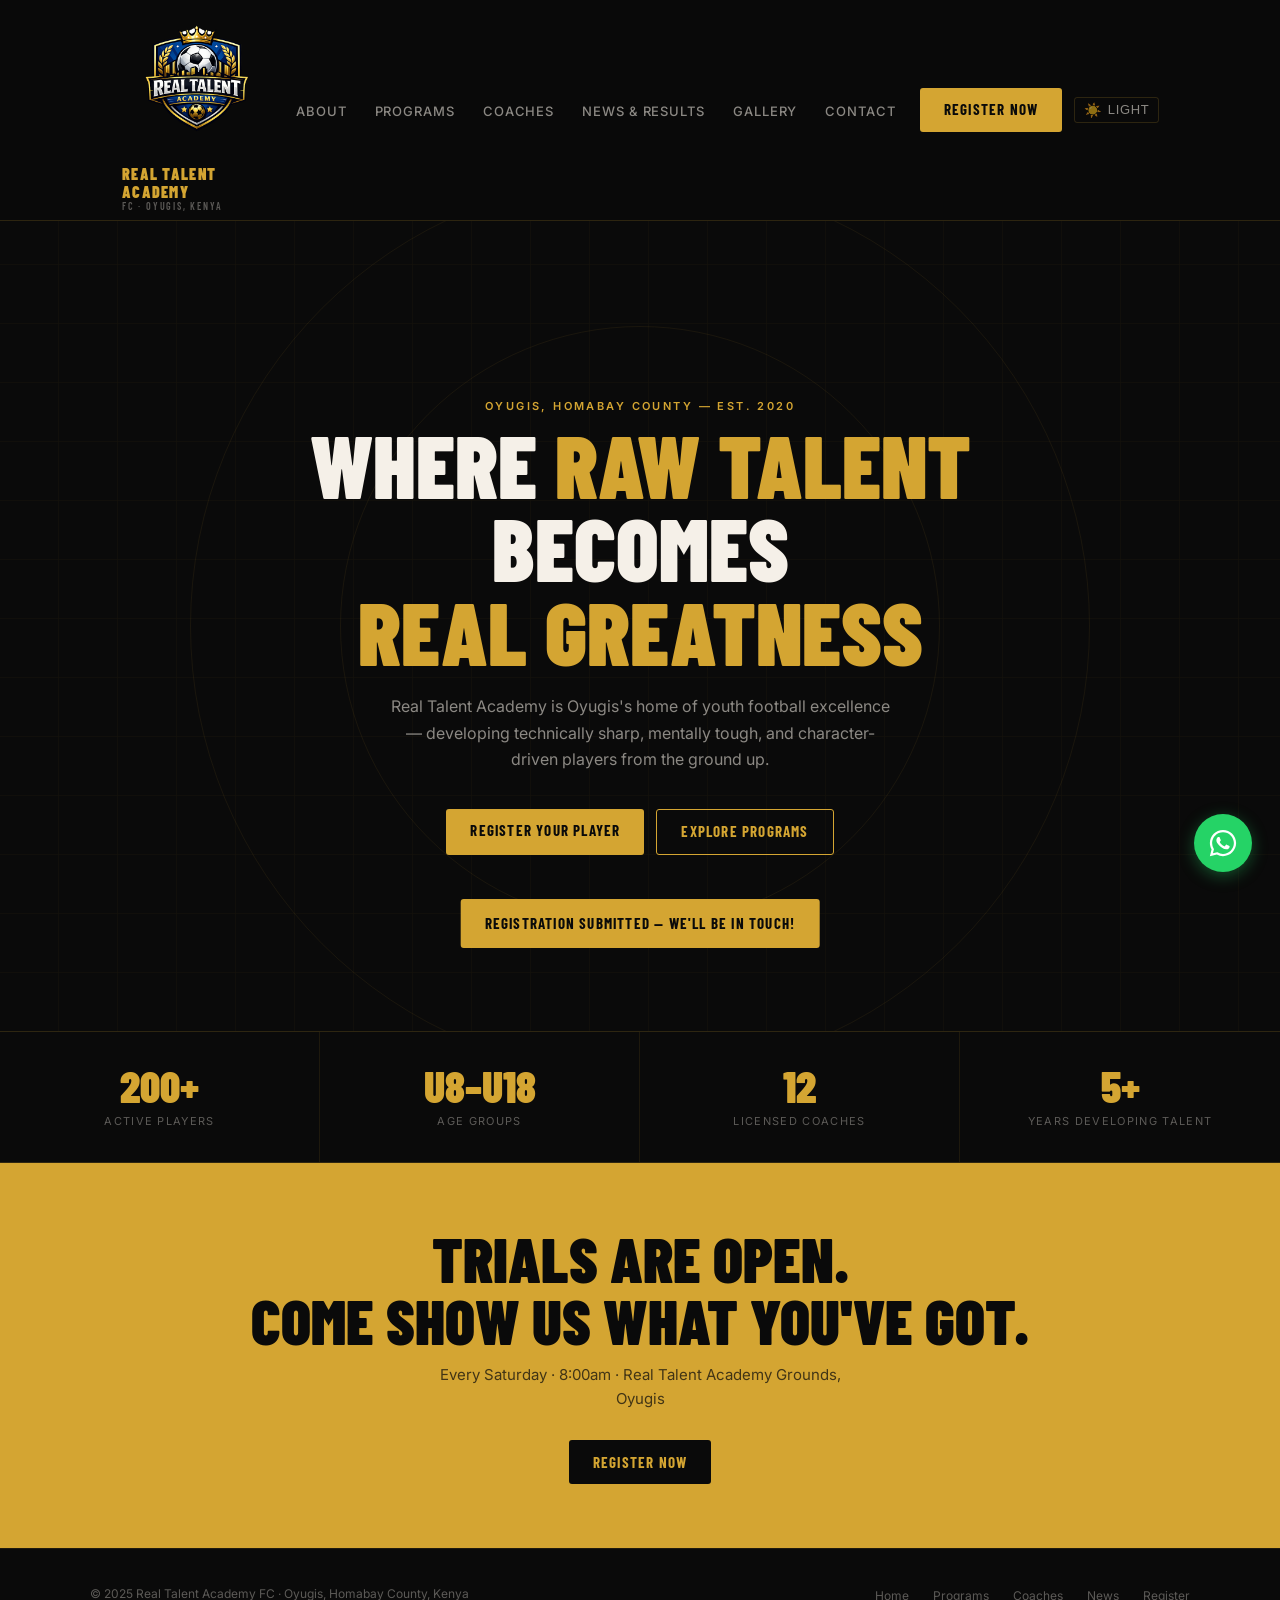
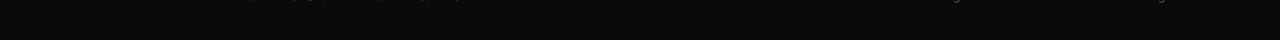
<file: index.html>
<!DOCTYPE html>
<html lang="en">
<head>
  <meta charset="UTF-8" />
  <meta name="viewport" content="width=device-width, initial-scale=1.0" />
  <title>Real Talent Academy FC — Oyugis, Kenya</title>
  <link rel="icon" href="images/ClubLogo.png" type="image/png" />
  <link href="https://fonts.googleapis.com/css2?family=Barlow+Condensed:wght@700;900&family=Inter:wght@400;500;600&display=swap" rel="stylesheet" />
  <link rel="stylesheet" href="styles.css" />
</head>
<body>

<!-- MOBILE MENU -->
<div id="mobile-menu" role="dialog" aria-label="Navigation menu">
  <button id="mobile-close" aria-label="Close menu">✕</button>
  <a href="index.html">Home</a>
  <a href="about.html">About</a>
  <a href="programs.html">Programs</a>
  <a href="coaches.html">Coaches</a>
  <a href="news.html">News &amp; Results</a>
  <a href="gallery.html">Gallery</a>
  <a href="contact.html">Contact</a>
  <a href="register.html" style="color:var(--gold)">Register</a>
</div>

<!-- NAV -->
<nav aria-label="Main navigation">
  <div class="nav-inner">
    <a href="index.html" class="logo" aria-label="Real Talent Academy home">
      <img src="images/ClubLogo.png" alt="Real Talent Academy" class="logo-img" />
      <div class="logo-text">
        Real Talent Academy
        <small>FC · Oyugis, Kenya</small>
      </div>
    </a>

    <ul class="nav-links">
      <li><a href="about.html">About</a></li>
      <li><a href="programs.html">Programs</a></li>
      <li><a href="coaches.html">Coaches</a></li>
      <li><a href="news.html">News &amp; Results</a></li>
      <li><a href="gallery.html">Gallery</a></li>
      <li><a href="contact.html">Contact</a></li>
    </ul>

    <div class="nav-right">
      <a href="register.html" class="btn nav-cta">Register Now</a>
      <button class="nav-hamburger" id="hamburger" aria-label="Open menu" aria-expanded="false">
        <span></span><span></span><span></span>
      </button>
      <button class="theme-toggle" id="theme-toggle" aria-label="Toggle light theme">
        <span class="theme-icon">☀️</span>
        <span class="theme-label">Light</span>
      </button>
    </div>
  </div>
</nav>

<!-- HERO -->
<section id="home">
  <div class="hero-pitch" aria-hidden="true"></div>
  <div class="hero-circle hero-circle-1" aria-hidden="true"></div>
  <div class="hero-circle hero-circle-2" aria-hidden="true"></div>
  <div class="hero-content">
    <p class="eyebrow">Oyugis, Homabay County — Est. 2020</p>
    <h1 class="display hero-title">
      Where <span class="gold">Raw Talent</span><br>
      Becomes<br>
      <span class="gold">Real Greatness</span>
    </h1>
    <p class="hero-sub">
      Real Talent Academy is Oyugis's home of youth football excellence — developing technically sharp, mentally tough, and character-driven players from the ground up.
    </p>
    <div class="hero-ctas">
      <a href="register.html" class="btn">Register Your Player</a>
      <a href="programs.html" class="btn btn-outline">Explore Programs</a>
    </div>
  </div>
</section>

<!-- STATS BAR -->
<div class="stats-bar" aria-label="Key club statistics">
  <div class="stat">
    <div class="stat-num">200+</div>
    <div class="stat-label">Active Players</div>
  </div>
  <div class="stat">
    <div class="stat-num">U8–U18</div>
    <div class="stat-label">Age Groups</div>
  </div>
  <div class="stat">
    <div class="stat-num">12</div>
    <div class="stat-label">Licensed Coaches</div>
  </div>
  <div class="stat">
    <div class="stat-num">5+</div>
    <div class="stat-label">Years Developing Talent</div>
  </div>
</div>

<!-- CTA BANNER -->
<div class="cta-banner">
  <h2>Trials Are Open.<br>Come Show Us What You've Got.</h2>
  <p>Every Saturday · 8:00am · Real Talent Academy Grounds, Oyugis</p>
  <a href="register.html" class="btn btn-dark">Register Now</a>
</div>

<!-- FOOTER -->
<footer>
  <div class="footer-inner">
    <span class="footer-copy">© 2025 Real Talent Academy FC · Oyugis, Homabay County, Kenya</span>
    <ul class="footer-links">
      <li><a href="index.html">Home</a></li>
      <li><a href="programs.html">Programs</a></li>
      <li><a href="coaches.html">Coaches</a></li>
      <li><a href="news.html">News</a></li>
      <li><a href="register.html">Register</a></li>
    </ul>
  </div>
</footer>

<!-- TOAST -->
<div id="toast" role="status" aria-live="polite">Registration submitted — we'll be in touch!</div>

<!-- WHATSAPP FLOATING BUTTON -->
<a id="wa-btn"
   href="https://wa.me/254700000000?text=Hello%2C%20I%20would%20like%20to%20know%20more%20about%20Real%20Talent%20Academy."
   target="_blank"
   rel="noopener noreferrer"
   aria-label="Chat with us on WhatsApp">
  <svg viewBox="0 0 32 32" xmlns="http://www.w3.org/2000/svg" aria-hidden="true">
    <path d="M16 2C8.268 2 2 8.268 2 16c0 2.47.668 4.785 1.832 6.773L2 30l7.418-1.797A13.94 13.94 0 0 0 16 30c7.732 0 14-6.268 14-14S23.732 2 16 2zm0 25.6a11.57 11.57 0 0 1-5.898-1.614l-.422-.252-4.402 1.066 1.098-4.284-.276-.44A11.56 11.56 0 0 1 4.4 16C4.4 9.59 9.59 4.4 16 4.4S27.6 9.59 27.6 16 22.41 27.6 16 27.6zm6.34-8.66c-.348-.174-2.06-1.016-2.38-1.132-.318-.116-.55-.174-.78.174-.232.348-.898 1.132-1.1 1.364-.202.232-.404.26-.752.086-.348-.174-1.47-.542-2.8-1.728-1.034-.924-1.732-2.064-1.936-2.412-.202-.348-.022-.536.152-.708.156-.156.348-.406.522-.608.174-.202.232-.348.348-.58.116-.232.058-.434-.028-.608-.086-.174-.78-1.88-1.07-2.574-.282-.676-.568-.584-.78-.594l-.664-.012c-.232 0-.608.086-.926.434-.318.348-1.214 1.186-1.214 2.892 0 1.706 1.242 3.354 1.416 3.586.174.232 2.444 3.732 5.922 5.234.828.358 1.474.572 1.978.732.832.264 1.588.226 2.186.138.666-.1 2.06-.842 2.35-1.656.29-.814.29-1.512.202-1.656-.086-.144-.318-.232-.666-.406z"/>
  </svg>
</a>
<div id="wa-tooltip">Chat on WhatsApp</div>

<script src="main.js"></script>
</body>
</html>
</file>
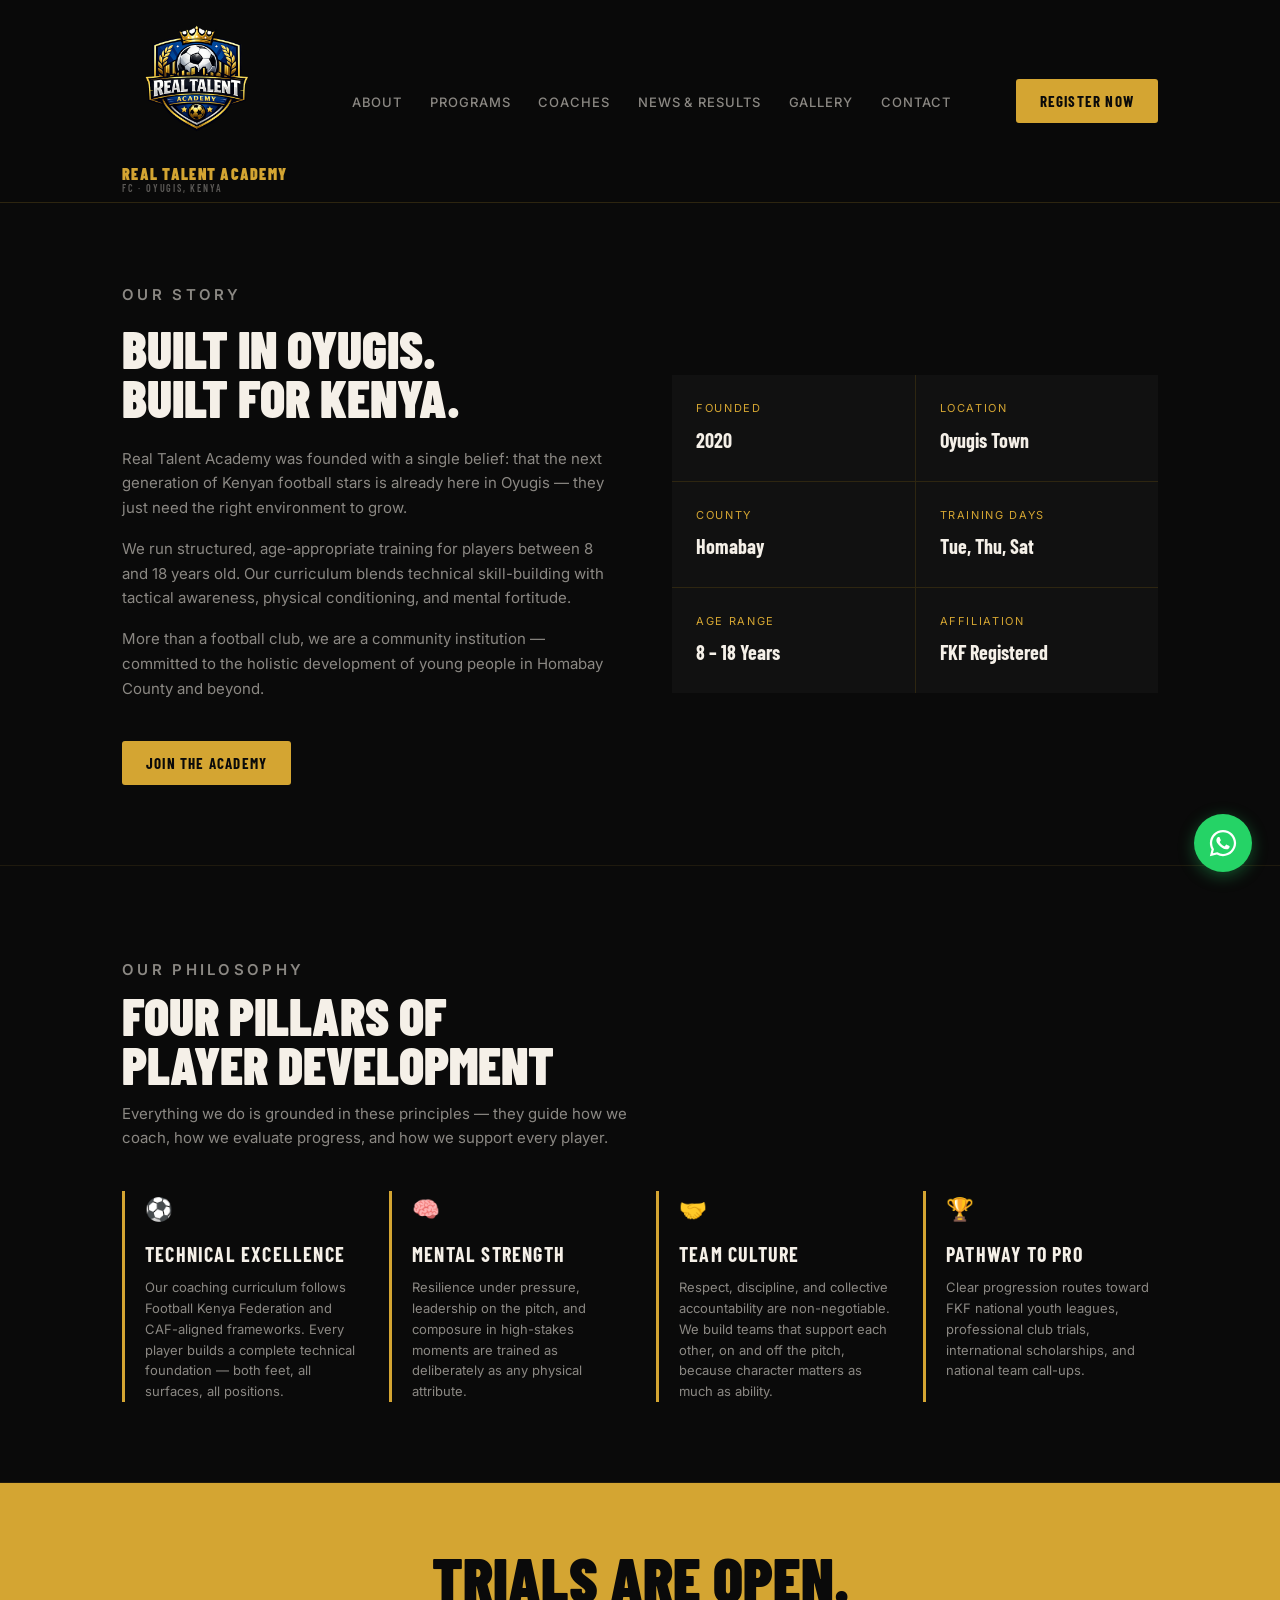
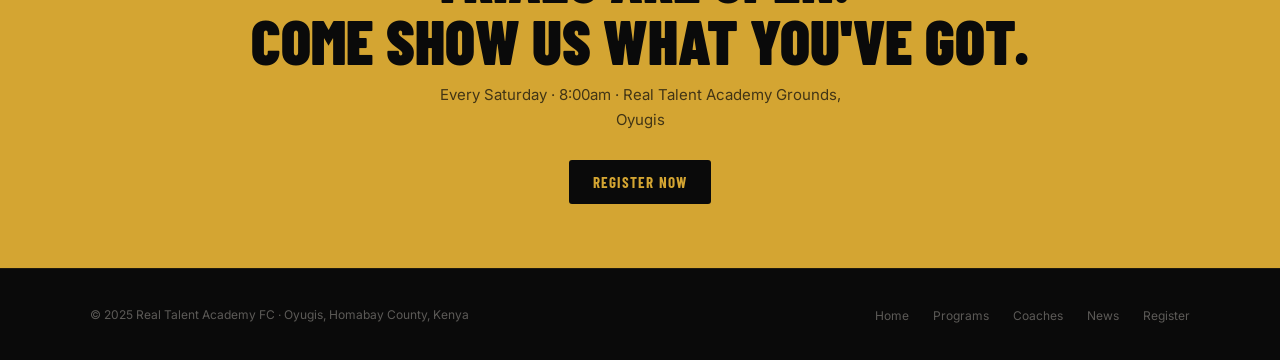
<file: about.html>
<!DOCTYPE html>
<html lang="en">
<head>
  <meta charset="UTF-8" />
  <meta name="viewport" content="width=device-width, initial-scale=1.0" />
  <title>About — Real Talent Academy FC</title>
  <link rel="icon" href="images/ClubLogo.png" type="image/png" />
  <link href="https://fonts.googleapis.com/css2?family=Barlow+Condensed:wght@700;900&family=Inter:wght@400;500;600&display=swap" rel="stylesheet" />
  <link rel="stylesheet" href="styles.css" />
</head>
<body>

<!-- MOBILE MENU -->
<div id="mobile-menu" role="dialog" aria-label="Navigation menu">
  <button id="mobile-close" aria-label="Close menu">✕</button>
  <a href="index.html">Home</a>
  <a href="about.html">About</a>
  <a href="programs.html">Programs</a>
  <a href="coaches.html">Coaches</a>
  <a href="news.html">News &amp; Results</a>
  <a href="gallery.html">Gallery</a>
  <a href="contact.html">Contact</a>
  <a href="register.html" style="color:var(--gold)">Register</a>
</div>

<!-- NAV -->
<nav aria-label="Main navigation">
  <div class="nav-inner">
    <a href="index.html" class="logo" aria-label="Real Talent Academy home">
      <img src="images/ClubLogo.png" alt="Real Talent Academy" class="logo-img" />
      <div class="logo-text">
        Real Talent Academy
        <small>FC · Oyugis, Kenya</small>
      </div>
    </a>

    <ul class="nav-links">
      <li><a href="about.html">About</a></li>
      <li><a href="programs.html">Programs</a></li>
      <li><a href="coaches.html">Coaches</a></li>
      <li><a href="news.html">News &amp; Results</a></li>
      <li><a href="gallery.html">Gallery</a></li>
      <li><a href="contact.html">Contact</a></li>
    </ul>

    <a href="register.html" class="btn nav-cta">Register Now</a>

    <button class="nav-hamburger" id="hamburger" aria-label="Open menu" aria-expanded="false">
      <span></span><span></span><span></span>
    </button>
  </div>
</nav>

<!-- ABOUT -->
<section id="about">
  <div class="section-wrap">
    <div class="about-grid">
      <div class="about-left">
        <p class="eyebrow">Our Story</p>
        <h2 class="display">Built in Oyugis.<br>Built for Kenya.</h2>
        <p>
          Real Talent Academy was founded with a single belief: that the next generation of Kenyan football stars is already here in Oyugis — they just need the right environment to grow.
        </p>
        <p>
          We run structured, age-appropriate training for players between 8 and 18 years old. Our curriculum blends technical skill-building with tactical awareness, physical conditioning, and mental fortitude.
        </p>
        <p>
          More than a football club, we are a community institution — committed to the holistic development of young people in Homabay County and beyond.
        </p>
        <a href="register.html" class="btn" style="margin-top:1.5rem;">Join the Academy</a>
      </div>
      <div class="about-right" aria-label="Club facts">
        <div class="about-fact">
          <div class="about-fact-label">Founded</div>
          <div class="about-fact-val">2020</div>
        </div>
        <div class="about-fact">
          <div class="about-fact-label">Location</div>
          <div class="about-fact-val">Oyugis Town</div>
        </div>
        <div class="about-fact">
          <div class="about-fact-label">County</div>
          <div class="about-fact-val">Homabay</div>
        </div>
        <div class="about-fact">
          <div class="about-fact-label">Training Days</div>
          <div class="about-fact-val">Tue, Thu, Sat</div>
        </div>
        <div class="about-fact">
          <div class="about-fact-label">Age Range</div>
          <div class="about-fact-val">8 – 18 Years</div>
        </div>
        <div class="about-fact">
          <div class="about-fact-label">Affiliation</div>
          <div class="about-fact-val">FKF Registered</div>
        </div>
      </div>
    </div>
  </div>
</section>

<div class="divider"></div>

<!-- PHILOSOPHY -->
<section id="philosophy">
  <div class="section-wrap">
    <p class="eyebrow">Our Philosophy</p>
    <h2 class="display">Four Pillars of<br>Player Development</h2>
    <p>
      Everything we do is grounded in these principles — they guide how we coach, how we evaluate progress, and how we support every player.
    </p>
    <div class="pillars-grid">
      <div class="pillar">
        <div class="pillar-icon">⚽</div>
        <div class="pillar-title">Technical Excellence</div>
        <div class="pillar-text">Our coaching curriculum follows Football Kenya Federation and CAF-aligned frameworks. Every player builds a complete technical foundation — both feet, all surfaces, all positions.</div>
      </div>
      <div class="pillar">
        <div class="pillar-icon">🧠</div>
        <div class="pillar-title">Mental Strength</div>
        <div class="pillar-text">Resilience under pressure, leadership on the pitch, and composure in high-stakes moments are trained as deliberately as any physical attribute.</div>
      </div>
      <div class="pillar">
        <div class="pillar-icon">🤝</div>
        <div class="pillar-title">Team Culture</div>
        <div class="pillar-text">Respect, discipline, and collective accountability are non-negotiable. We build teams that support each other, on and off the pitch, because character matters as much as ability.</div>
      </div>
      <div class="pillar">
        <div class="pillar-icon">🏆</div>
        <div class="pillar-title">Pathway to Pro</div>
        <div class="pillar-text">Clear progression routes toward FKF national youth leagues, professional club trials, international scholarships, and national team call-ups.</div>
      </div>
    </div>
  </div>
</section>

<div class="divider"></div>

<!-- CTA BANNER -->
<div class="cta-banner">
  <h2>Trials Are Open.<br>Come Show Us What You've Got.</h2>
  <p>Every Saturday · 8:00am · Real Talent Academy Grounds, Oyugis</p>
  <a href="register.html" class="btn btn-dark">Register Now</a>
</div>

<!-- FOOTER -->
<footer>
  <div class="footer-inner">
    <span class="footer-copy">© 2025 Real Talent Academy FC · Oyugis, Homabay County, Kenya</span>
    <ul class="footer-links">
      <li><a href="index.html">Home</a></li>
      <li><a href="programs.html">Programs</a></li>
      <li><a href="coaches.html">Coaches</a></li>
      <li><a href="news.html">News</a></li>
      <li><a href="register.html">Register</a></li>
    </ul>
  </div>
</footer>

<!-- WHATSAPP FLOATING BUTTON -->
<a id="wa-btn"
   href="https://wa.me/254700000000?text=Hello%2C%20I%20would%20like%20to%20know%20more%20about%20Real%20Talent%20Academy."
   target="_blank"
   rel="noopener noreferrer"
   aria-label="Chat with us on WhatsApp">
  <svg viewBox="0 0 32 32" xmlns="http://www.w3.org/2000/svg" aria-hidden="true">
    <path d="M16 2C8.268 2 2 8.268 2 16c0 2.47.668 4.785 1.832 6.773L2 30l7.418-1.797A13.94 13.94 0 0 0 16 30c7.732 0 14-6.268 14-14S23.732 2 16 2zm0 25.6a11.57 11.57 0 0 1-5.898-1.614l-.422-.252-4.402 1.066 1.098-4.284-.276-.44A11.56 11.56 0 0 1 4.4 16C4.4 9.59 9.59 4.4 16 4.4S27.6 9.59 27.6 16 22.41 27.6 16 27.6zm6.34-8.66c-.348-.174-2.06-1.016-2.38-1.132-.318-.116-.55-.174-.78.174-.232.348-.898 1.132-1.1 1.364-.202.232-.404.26-.752.086-.348-.174-1.47-.542-2.8-1.728-1.034-.924-1.732-2.064-1.936-2.412-.202-.348-.022-.536.152-.708.156-.156.348-.406.522-.608.174-.202.232-.348.348-.58.116-.232.058-.434-.028-.608-.086-.174-.78-1.88-1.07-2.574-.282-.676-.568-.584-.78-.594l-.664-.012c-.232 0-.608.086-.926.434-.318.348-1.214 1.186-1.214 2.892 0 1.706 1.242 3.354 1.416 3.586.174.232 2.444 3.732 5.922 5.234.828.358 1.474.572 1.978.732.832.264 1.588.226 2.186.138.666-.1 2.06-.842 2.35-1.656.29-.814.29-1.512.202-1.656-.086-.144-.318-.232-.666-.406z"/>
  </svg>
</a>
<div id="wa-tooltip">Chat on WhatsApp</div>

<script src="main.js"></script>
</body>
</html>
</file>
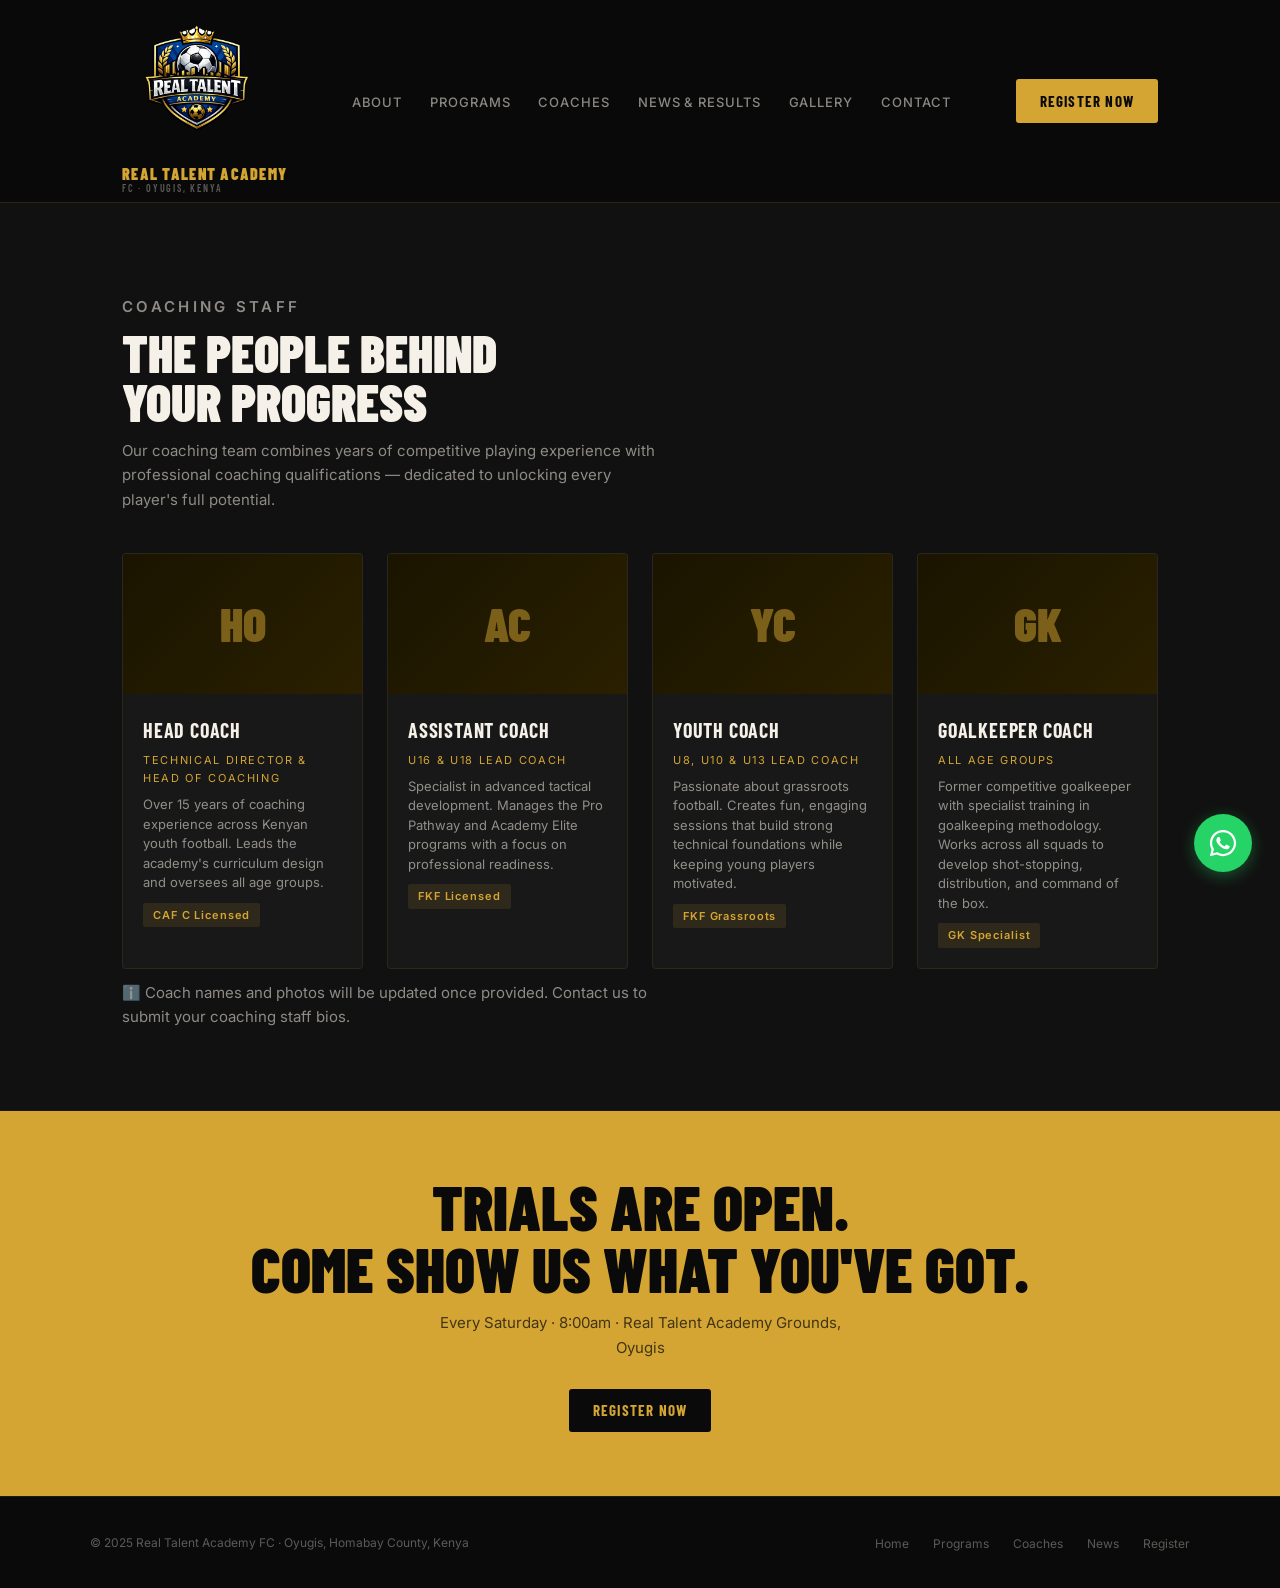
<file: coaches.html>
<!DOCTYPE html>
<html lang="en">
<head>
  <meta charset="UTF-8" />
  <meta name="viewport" content="width=device-width, initial-scale=1.0" />
  <title>Coaches — Real Talent Academy FC</title>
  <link rel="icon" href="images/ClubLogo.png" type="image/png" />
  <link href="https://fonts.googleapis.com/css2?family=Barlow+Condensed:wght@700;900&family=Inter:wght@400;500;600&display=swap" rel="stylesheet" />
  <link rel="stylesheet" href="styles.css" />
</head>
<body>

<!-- MOBILE MENU -->
<div id="mobile-menu" role="dialog" aria-label="Navigation menu">
  <button id="mobile-close" aria-label="Close menu">✕</button>
  <a href="index.html">Home</a>
  <a href="about.html">About</a>
  <a href="programs.html">Programs</a>
  <a href="coaches.html">Coaches</a>
  <a href="news.html">News &amp; Results</a>
  <a href="gallery.html">Gallery</a>
  <a href="contact.html">Contact</a>
  <a href="register.html" style="color:var(--gold)">Register</a>
</div>

<!-- NAV -->
<nav aria-label="Main navigation">
  <div class="nav-inner">
    <a href="index.html" class="logo" aria-label="Real Talent Academy home">
      <img src="images/ClubLogo.png" alt="Real Talent Academy" class="logo-img" />
      <div class="logo-text">
        Real Talent Academy
        <small>FC · Oyugis, Kenya</small>
      </div>
    </a>

    <ul class="nav-links">
      <li><a href="about.html">About</a></li>
      <li><a href="programs.html">Programs</a></li>
      <li><a href="coaches.html">Coaches</a></li>
      <li><a href="news.html">News &amp; Results</a></li>
      <li><a href="gallery.html">Gallery</a></li>
      <li><a href="contact.html">Contact</a></li>
    </ul>

    <a href="register.html" class="btn nav-cta">Register Now</a>

    <button class="nav-hamburger" id="hamburger" aria-label="Open menu" aria-expanded="false">
      <span></span><span></span><span></span>
    </button>
  </div>
</nav>

<!-- COACHES -->
<section id="coaches">
  <div class="section-wrap">
    <p class="eyebrow">Coaching Staff</p>
    <h2 class="display">The People Behind<br>Your Progress</h2>
    <p>
      Our coaching team combines years of competitive playing experience with professional coaching qualifications — dedicated to unlocking every player's full potential.
    </p>
    <div class="coaches-grid">
      <div class="coach-card">
        <div class="coach-avatar"><div class="coach-initials">HO</div></div>
        <div class="coach-info">
          <div class="coach-name">Head Coach</div>
          <div class="coach-role">Technical Director &amp; Head of Coaching</div>
          <div class="coach-bio">Over 15 years of coaching experience across Kenyan youth football. Leads the academy's curriculum design and oversees all age groups.</div>
          <span class="coach-badge">CAF C Licensed</span>
        </div>
      </div>
      <div class="coach-card">
        <div class="coach-avatar"><div class="coach-initials">AC</div></div>
        <div class="coach-info">
          <div class="coach-name">Assistant Coach</div>
          <div class="coach-role">U16 &amp; U18 Lead Coach</div>
          <div class="coach-bio">Specialist in advanced tactical development. Manages the Pro Pathway and Academy Elite programs with a focus on professional readiness.</div>
          <span class="coach-badge">FKF Licensed</span>
        </div>
      </div>
      <div class="coach-card">
        <div class="coach-avatar"><div class="coach-initials">YC</div></div>
        <div class="coach-info">
          <div class="coach-name">Youth Coach</div>
          <div class="coach-role">U8, U10 &amp; U13 Lead Coach</div>
          <div class="coach-bio">Passionate about grassroots football. Creates fun, engaging sessions that build strong technical foundations while keeping young players motivated.</div>
          <span class="coach-badge">FKF Grassroots</span>
        </div>
      </div>
      <div class="coach-card">
        <div class="coach-avatar"><div class="coach-initials">GK</div></div>
        <div class="coach-info">
          <div class="coach-name">Goalkeeper Coach</div>
          <div class="coach-role">All Age Groups</div>
          <div class="coach-bio">Former competitive goalkeeper with specialist training in goalkeeping methodology. Works across all squads to develop shot-stopping, distribution, and command of the box.</div>
          <span class="coach-badge">GK Specialist</span>
        </div>
      </div>
    </div>
    <p class="coach-note">ℹ️ Coach names and photos will be updated once provided. Contact us to submit your coaching staff bios.</p>
  </div>
</section>

<div class="divider"></div>

<!-- CTA BANNER -->
<div class="cta-banner">
  <h2>Trials Are Open.<br>Come Show Us What You've Got.</h2>
  <p>Every Saturday · 8:00am · Real Talent Academy Grounds, Oyugis</p>
  <a href="register.html" class="btn btn-dark">Register Now</a>
</div>

<!-- FOOTER -->
<footer>
  <div class="footer-inner">
    <span class="footer-copy">© 2025 Real Talent Academy FC · Oyugis, Homabay County, Kenya</span>
    <ul class="footer-links">
      <li><a href="index.html">Home</a></li>
      <li><a href="programs.html">Programs</a></li>
      <li><a href="coaches.html">Coaches</a></li>
      <li><a href="news.html">News</a></li>
      <li><a href="register.html">Register</a></li>
    </ul>
  </div>
</footer>

<!-- WHATSAPP FLOATING BUTTON -->
<a id="wa-btn"
   href="https://wa.me/254700000000?text=Hello%2C%20I%20would%20like%20to%20know%20more%20about%20Real%20Talent%20Academy."
   target="_blank"
   rel="noopener noreferrer"
   aria-label="Chat with us on WhatsApp">
  <svg viewBox="0 0 32 32" xmlns="http://www.w3.org/2000/svg" aria-hidden="true">
    <path d="M16 2C8.268 2 2 8.268 2 16c0 2.47.668 4.785 1.832 6.773L2 30l7.418-1.797A13.94 13.94 0 0 0 16 30c7.732 0 14-6.268 14-14S23.732 2 16 2zm0 25.6a11.57 11.57 0 0 1-5.898-1.614l-.422-.252-4.402 1.066 1.098-4.284-.276-.44A11.56 11.56 0 0 1 4.4 16C4.4 9.59 9.59 4.4 16 4.4S27.6 9.59 27.6 16 22.41 27.6 16 27.6zm6.34-8.66c-.348-.174-2.06-1.016-2.38-1.132-.318-.116-.55-.174-.78.174-.232.348-.898 1.132-1.1 1.364-.202.232-.404.26-.752.086-.348-.174-1.47-.542-2.8-1.728-1.034-.924-1.732-2.064-1.936-2.412-.202-.348-.022-.536.152-.708.156-.156.348-.406.522-.608.174-.202.232-.348.348-.58.116-.232.058-.434-.028-.608-.086-.174-.78-1.88-1.07-2.574-.282-.676-.568-.584-.78-.594l-.664-.012c-.232 0-.608.086-.926.434-.318.348-1.214 1.186-1.214 2.892 0 1.706 1.242 3.354 1.416 3.586.174.232 2.444 3.732 5.922 5.234.828.358 1.474.572 1.978.732.832.264 1.588.226 2.186.138.666-.1 2.06-.842 2.35-1.656.29-.814.29-1.512.202-1.656-.086-.144-.318-.232-.666-.406z"/>
  </svg>
</a>
<div id="wa-tooltip">Chat on WhatsApp</div>

<script src="main.js"></script>
</body>
</html>
</file>
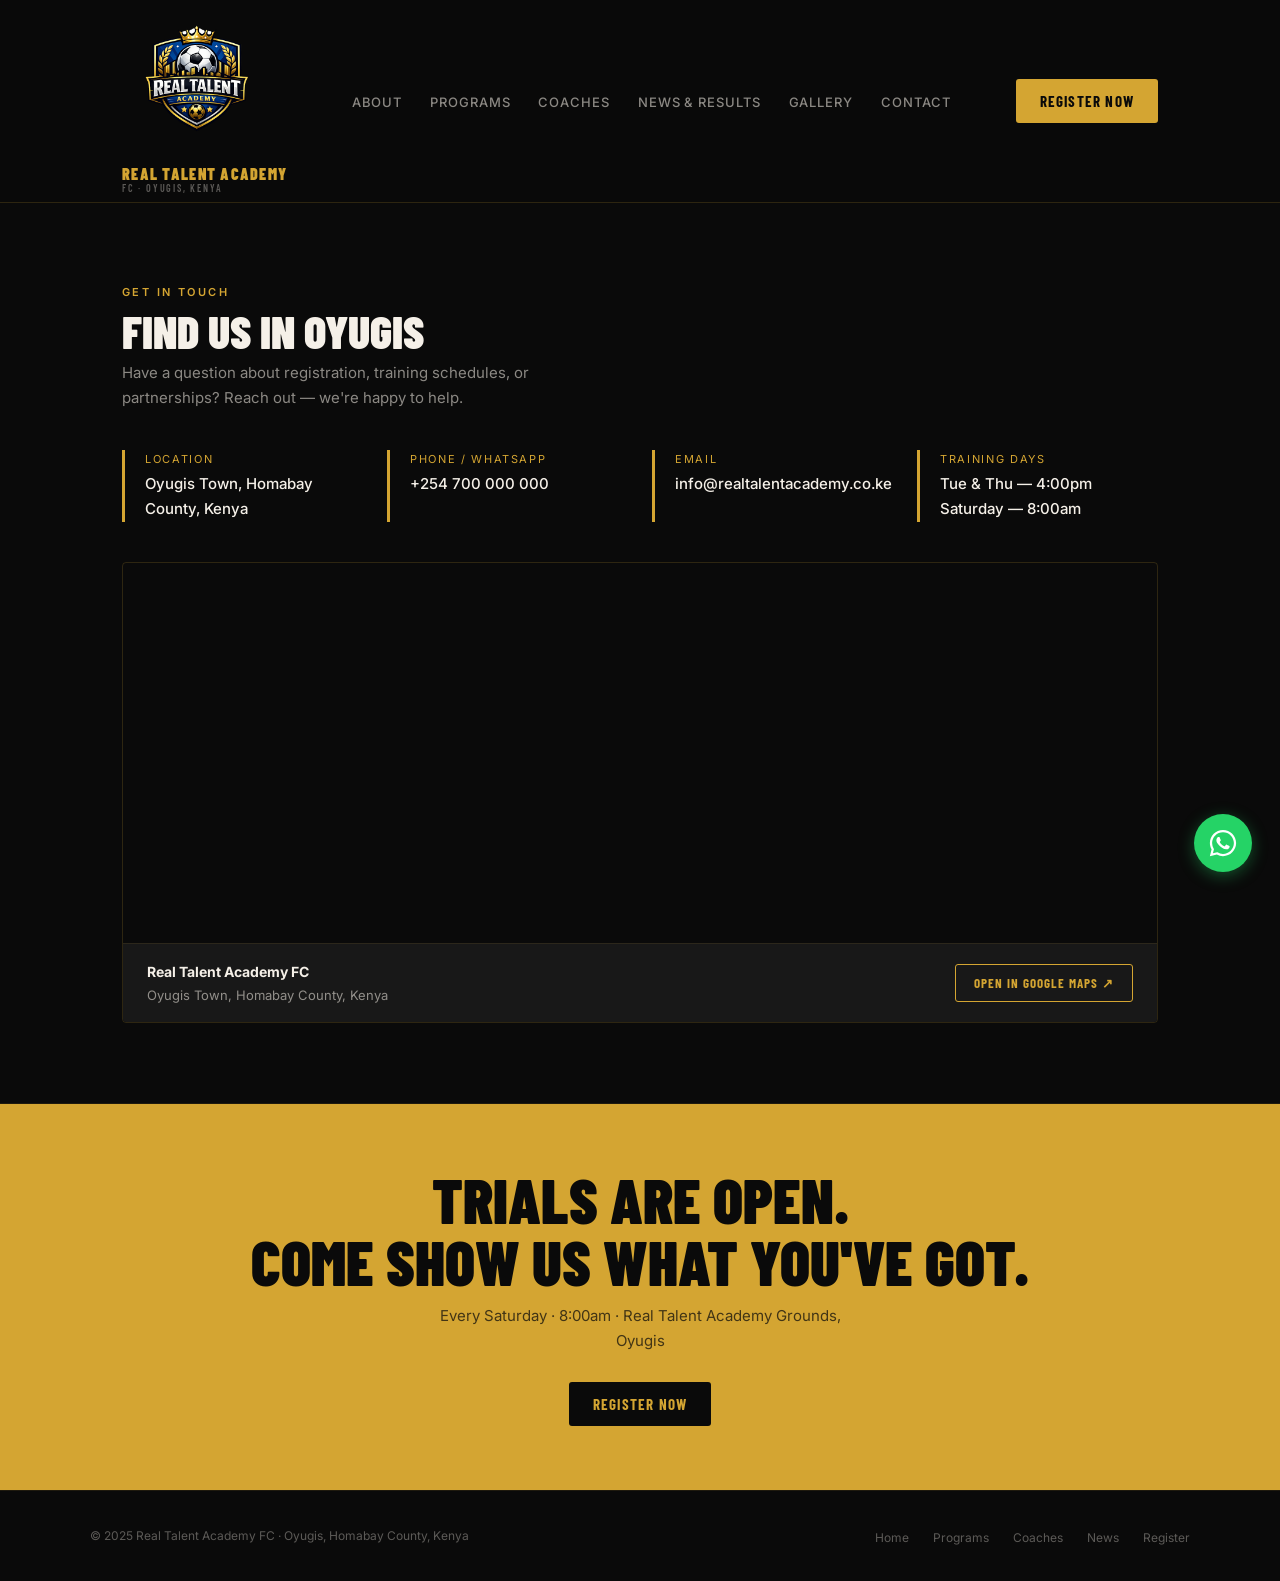
<file: contact.html>
<!DOCTYPE html>
<html lang="en">
<head>
  <meta charset="UTF-8" />
  <meta name="viewport" content="width=device-width, initial-scale=1.0" />
  <title>Contact — Real Talent Academy FC</title>
  <link rel="icon" href="images/ClubLogo.png" type="image/png" />
  <link href="https://fonts.googleapis.com/css2?family=Barlow+Condensed:wght@700;900&family=Inter:wght@400;500;600&display=swap" rel="stylesheet" />
  <link rel="stylesheet" href="styles.css" />
</head>
<body>

<!-- MOBILE MENU -->
<div id="mobile-menu" role="dialog" aria-label="Navigation menu">
  <button id="mobile-close" aria-label="Close menu">✕</button>
  <a href="index.html">Home</a>
  <a href="about.html">About</a>
  <a href="programs.html">Programs</a>
  <a href="coaches.html">Coaches</a>
  <a href="news.html">News &amp; Results</a>
  <a href="gallery.html">Gallery</a>
  <a href="contact.html">Contact</a>
  <a href="register.html" style="color:var(--gold)">Register</a>
</div>

<!-- NAV -->
<nav aria-label="Main navigation">
  <div class="nav-inner">
    <a href="index.html" class="logo" aria-label="Real Talent Academy home">
      <img src="images/ClubLogo.png" alt="Real Talent Academy" class="logo-img" />
      <div class="logo-text">
        Real Talent Academy
        <small>FC · Oyugis, Kenya</small>
      </div>
    </a>

    <ul class="nav-links">
      <li><a href="about.html">About</a></li>
      <li><a href="programs.html">Programs</a></li>
      <li><a href="coaches.html">Coaches</a></li>
      <li><a href="news.html">News &amp; Results</a></li>
      <li><a href="gallery.html">Gallery</a></li>
      <li><a href="contact.html">Contact</a></li>
    </ul>

    <a href="register.html" class="btn nav-cta">Register Now</a>

    <button class="nav-hamburger" id="hamburger" aria-label="Open menu" aria-expanded="false">
      <span></span><span></span><span></span>
    </button>
  </div>
</nav>

<!-- CONTACT -->
<section id="contact">
  <div class="section-wrap">
    <p class="eyebrow">Get in Touch</p>
    <h2 class="display" style="font-size: clamp(30px,4vw,46px); margin-bottom:0.5rem;">Find Us in Oyugis</h2>
    <p class="section-intro">
      Have a question about registration, training schedules, or partnerships? Reach out — we're happy to help.
    </p>
    <div class="contact-grid">
      <div class="contact-item">
        <div class="contact-label">Location</div>
        <div class="contact-val">Oyugis Town, Homabay County, Kenya</div>
      </div>
      <div class="contact-item">
        <div class="contact-label">Phone / WhatsApp</div>
        <div class="contact-val"><a href="tel:+254700000000">+254 700 000 000</a></div>
      </div>
      <div class="contact-item">
        <div class="contact-label">Email</div>
        <div class="contact-val"><a href="mailto:info@realtalentacademy.co.ke">info@realtalentacademy.co.ke</a></div>
      </div>
      <div class="contact-item">
        <div class="contact-label">Training Days</div>
        <div class="contact-val">Tue &amp; Thu — 4:00pm<br>Saturday — 8:00am</div>
      </div>
    </div>

    <!-- GOOGLE MAP -->
    <div class="map-wrap">
      <iframe
        title="Real Talent Academy location — Oyugis, Homabay County"
        src="https://www.google.com/maps/embed?pb=!1m18!1m12!1m3!1d15955.82!2d34.7310!3d-0.5167!2m3!1f0!2f0!3f0!3m2!1i1024!2i768!4f13.1!3m3!1m2!1s0x182b2d1a2c7a2a2b%3A0x7e4a5c5d1e2f3b4c!2sOyugis%2C%20Kenya!5e0!3m2!1sen!2ske!4v1700000000000"
        allowfullscreen=""
        loading="lazy"
        referrerpolicy="no-referrer-when-downgrade">
      </iframe>
      <div class="map-cta">
        <div class="map-address">
          <strong>Real Talent Academy FC</strong>
          Oyugis Town, Homabay County, Kenya
        </div>
        <a
          href="https://www.google.com/maps/search/Oyugis+Kenya"
          target="_blank"
          rel="noopener noreferrer"
          class="btn btn-outline map-btn-sm">
          Open in Google Maps ↗
        </a>
      </div>
    </div>
  </div>
</section>

<div class="divider"></div>

<!-- CTA BANNER -->
<div class="cta-banner">
  <h2>Trials Are Open.<br>Come Show Us What You've Got.</h2>
  <p>Every Saturday · 8:00am · Real Talent Academy Grounds, Oyugis</p>
  <a href="register.html" class="btn btn-dark">Register Now</a>
</div>

<!-- FOOTER -->
<footer>
  <div class="footer-inner">
    <span class="footer-copy">© 2025 Real Talent Academy FC · Oyugis, Homabay County, Kenya</span>
    <ul class="footer-links">
      <li><a href="index.html">Home</a></li>
      <li><a href="programs.html">Programs</a></li>
      <li><a href="coaches.html">Coaches</a></li>
      <li><a href="news.html">News</a></li>
      <li><a href="register.html">Register</a></li>
    </ul>
  </div>
</footer>

<!-- WHATSAPP FLOATING BUTTON -->
<a id="wa-btn"
   href="https://wa.me/254700000000?text=Hello%2C%20I%20would%20like%20to%20know%20more%20about%20Real%20Talent%20Academy."
   target="_blank"
   rel="noopener noreferrer"
   aria-label="Chat with us on WhatsApp">
  <svg viewBox="0 0 32 32" xmlns="http://www.w3.org/2000/svg" aria-hidden="true">
    <path d="M16 2C8.268 2 2 8.268 2 16c0 2.47.668 4.785 1.832 6.773L2 30l7.418-1.797A13.94 13.94 0 0 0 16 30c7.732 0 14-6.268 14-14S23.732 2 16 2zm0 25.6a11.57 11.57 0 0 1-5.898-1.614l-.422-.252-4.402 1.066 1.098-4.284-.276-.44A11.56 11.56 0 0 1 4.4 16C4.4 9.59 9.59 4.4 16 4.4S27.6 9.59 27.6 16 22.41 27.6 16 27.6zm6.34-8.66c-.348-.174-2.06-1.016-2.38-1.132-.318-.116-.55-.174-.78.174-.232.348-.898 1.132-1.1 1.364-.202.232-.404.26-.752.086-.348-.174-1.47-.542-2.8-1.728-1.034-.924-1.732-2.064-1.936-2.412-.202-.348-.022-.536.152-.708.156-.156.348-.406.522-.608.174-.202.232-.348.348-.58.116-.232.058-.434-.028-.608-.086-.174-.78-1.88-1.07-2.574-.282-.676-.568-.584-.78-.594l-.664-.012c-.232 0-.608.086-.926.434-.318.348-1.214 1.186-1.214 2.892 0 1.706 1.242 3.354 1.416 3.586.174.232 2.444 3.732 5.922 5.234.828.358 1.474.572 1.978.732.832.264 1.588.226 2.186.138.666-.1 2.06-.842 2.35-1.656.29-.814.29-1.512.202-1.656-.086-.144-.318-.232-.666-.406z"/>
  </svg>
</a>
<div id="wa-tooltip">Chat on WhatsApp</div>

<script src="main.js"></script>
</body>
</html>
</file>
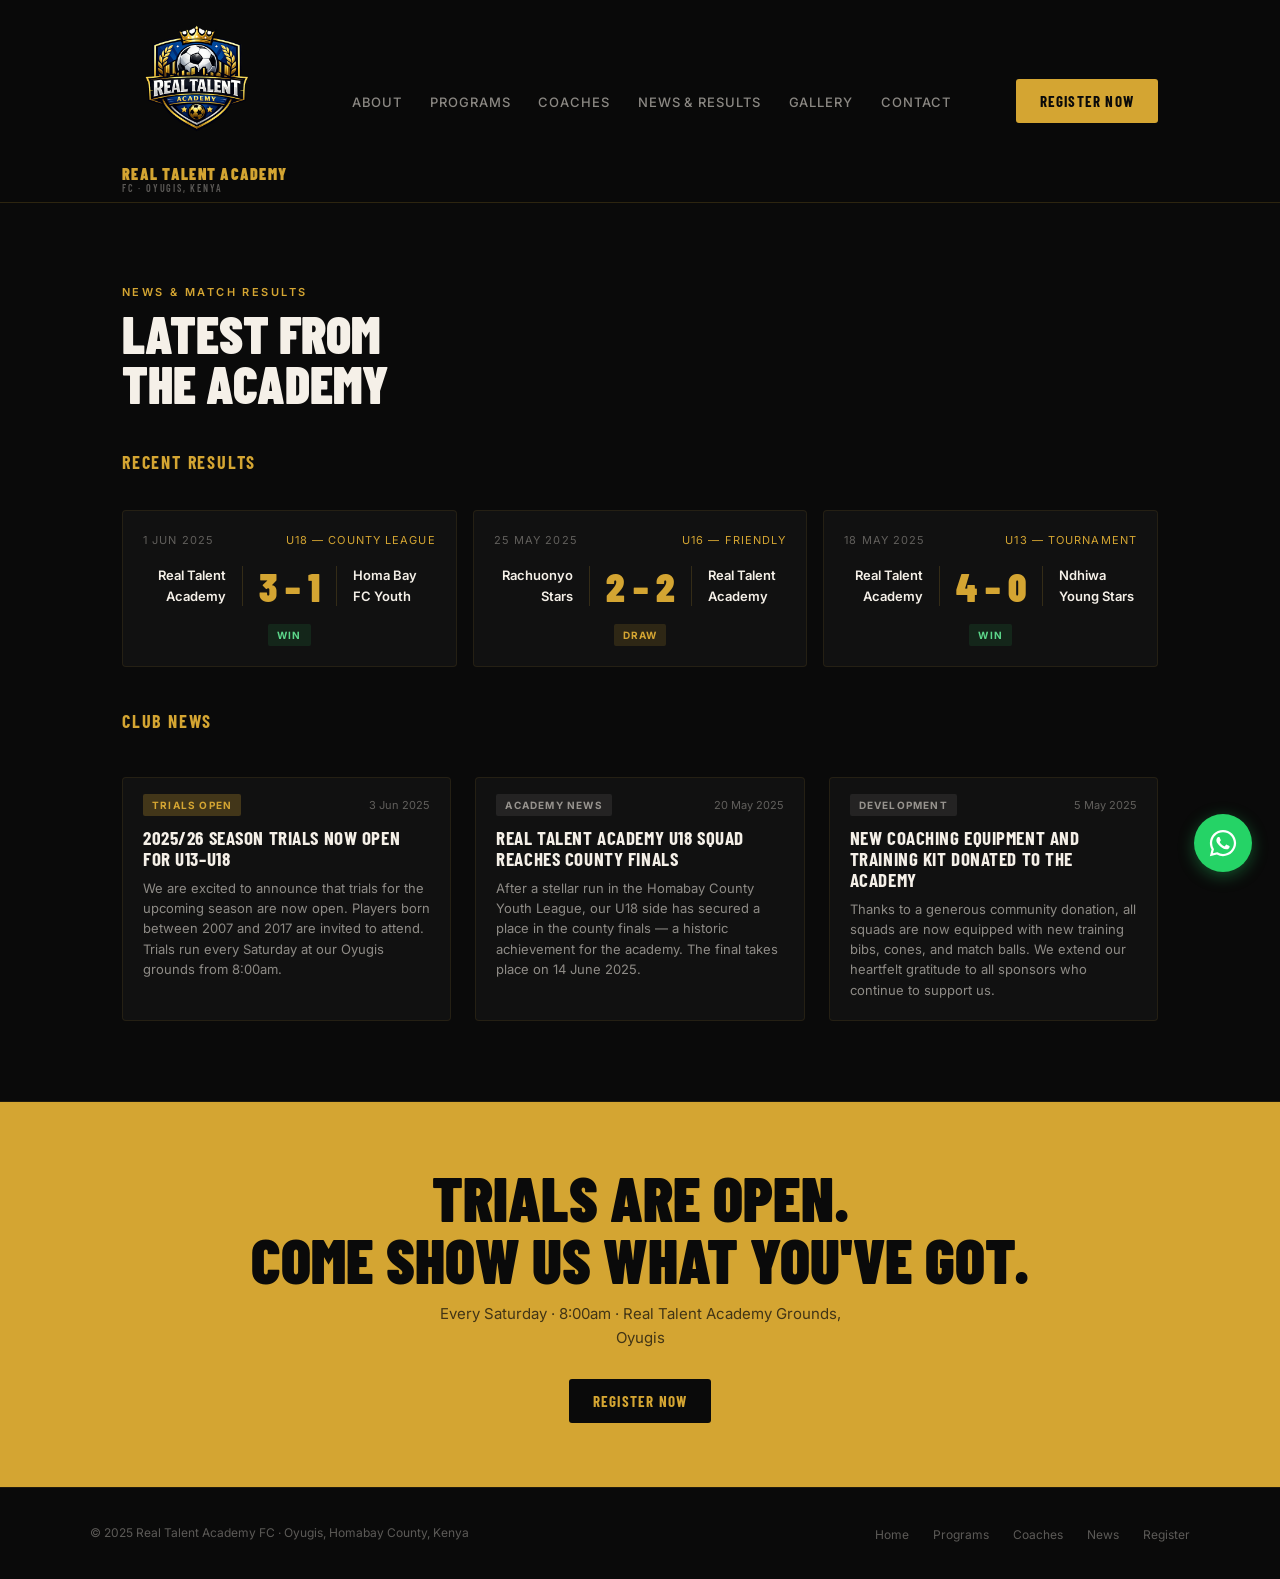
<file: news.html>
<!DOCTYPE html>
<html lang="en">
<head>
  <meta charset="UTF-8" />
  <meta name="viewport" content="width=device-width, initial-scale=1.0" />
  <title>News & Results — Real Talent Academy FC</title>
  <link rel="icon" href="images/ClubLogo.png" type="image/png" />
  <link href="https://fonts.googleapis.com/css2?family=Barlow+Condensed:wght@700;900&family=Inter:wght@400;500;600&display=swap" rel="stylesheet" />
  <link rel="stylesheet" href="styles.css" />
</head>
<body>

<!-- MOBILE MENU -->
<div id="mobile-menu" role="dialog" aria-label="Navigation menu">
  <button id="mobile-close" aria-label="Close menu">✕</button>
  <a href="index.html">Home</a>
  <a href="about.html">About</a>
  <a href="programs.html">Programs</a>
  <a href="coaches.html">Coaches</a>
  <a href="news.html">News &amp; Results</a>
  <a href="gallery.html">Gallery</a>
  <a href="contact.html">Contact</a>
  <a href="register.html" style="color:var(--gold)">Register</a>
</div>

<!-- NAV -->
<nav aria-label="Main navigation">
  <div class="nav-inner">
    <a href="index.html" class="logo" aria-label="Real Talent Academy home">
      <img src="images/ClubLogo.png" alt="Real Talent Academy" class="logo-img" />
      <div class="logo-text">
        Real Talent Academy
        <small>FC · Oyugis, Kenya</small>
      </div>
    </a>

    <ul class="nav-links">
      <li><a href="about.html">About</a></li>
      <li><a href="programs.html">Programs</a></li>
      <li><a href="coaches.html">Coaches</a></li>
      <li><a href="news.html">News &amp; Results</a></li>
      <li><a href="gallery.html">Gallery</a></li>
      <li><a href="contact.html">Contact</a></li>
    </ul>

    <a href="register.html" class="btn nav-cta">Register Now</a>

    <button class="nav-hamburger" id="hamburger" aria-label="Open menu" aria-expanded="false">
      <span></span><span></span><span></span>
    </button>
  </div>
</nav>

<!-- NEWS & RESULTS -->
<section id="news">
  <div class="section-wrap">
    <p class="eyebrow">News &amp; Match Results</p>
    <h2 class="display">Latest from<br>the Academy</h2>

    <!-- Recent Results -->
    <h3 class="section-heading">Recent Results</h3>

    <div class="results-grid" aria-label="Recent match results">
      <div class="match-card">
        <div class="match-header">
          <span class="match-date">1 Jun 2025</span>
          <span class="match-competition">U18 — County League</span>
        </div>
        <div class="match-score-row">
          <div class="match-team" style="text-align:right;">Real Talent Academy</div>
          <div class="match-score">3 – 1</div>
          <div class="match-team" style="text-align:left;">Homa Bay FC Youth</div>
        </div>
        <div style="text-align:center; margin-top:8px;"><span class="match-result-badge badge-win">Win</span></div>
      </div>
      <div class="match-card">
        <div class="match-header">
          <span class="match-date">25 May 2025</span>
          <span class="match-competition">U16 — Friendly</span>
        </div>
        <div class="match-score-row">
          <div class="match-team" style="text-align:right;">Rachuonyo Stars</div>
          <div class="match-score">2 – 2</div>
          <div class="match-team" style="text-align:left;">Real Talent Academy</div>
        </div>
        <div style="text-align:center; margin-top:8px;"><span class="match-result-badge badge-draw">Draw</span></div>
      </div>
      <div class="match-card">
        <div class="match-header">
          <span class="match-date">18 May 2025</span>
          <span class="match-competition">U13 — Tournament</span>
        </div>
        <div class="match-score-row">
          <div class="match-team" style="text-align:right;">Real Talent Academy</div>
          <div class="match-score">4 – 0</div>
          <div class="match-team" style="text-align:left;">Ndhiwa Young Stars</div>
        </div>
        <div style="text-align:center; margin-top:8px;"><span class="match-result-badge badge-win">Win</span></div>
      </div>
    </div>

    <!-- News Articles -->
    <h3 class="section-heading">Club News</h3>

    <div class="news-grid" aria-label="Latest club news">
      <article class="news-card">
        <div class="news-tag-bar">
          <span class="tag tag-trial">Trials Open</span>
          <span class="news-date">3 Jun 2025</span>
        </div>
        <div class="news-body">
          <div class="news-title">2025/26 Season Trials Now Open for U13–U18</div>
          <div class="news-excerpt">We are excited to announce that trials for the upcoming season are now open. Players born between 2007 and 2017 are invited to attend. Trials run every Saturday at our Oyugis grounds from 8:00am.</div>
        </div>
      </article>
      <article class="news-card">
        <div class="news-tag-bar">
          <span class="tag tag-news">Academy News</span>
          <span class="news-date">20 May 2025</span>
        </div>
        <div class="news-body">
          <div class="news-title">Real Talent Academy U18 Squad Reaches County Finals</div>
          <div class="news-excerpt">After a stellar run in the Homabay County Youth League, our U18 side has secured a place in the county finals — a historic achievement for the academy. The final takes place on 14 June 2025.</div>
        </div>
      </article>
      <article class="news-card">
        <div class="news-tag-bar">
          <span class="tag tag-news">Development</span>
          <span class="news-date">5 May 2025</span>
        </div>
        <div class="news-body">
          <div class="news-title">New Coaching Equipment and Training Kit Donated to the Academy</div>
          <div class="news-excerpt">Thanks to a generous community donation, all squads are now equipped with new training bibs, cones, and match balls. We extend our heartfelt gratitude to all sponsors who continue to support us.</div>
        </div>
      </article>
    </div>
  </div>
</section>

<div class="divider"></div>

<!-- CTA BANNER -->
<div class="cta-banner">
  <h2>Trials Are Open.<br>Come Show Us What You've Got.</h2>
  <p>Every Saturday · 8:00am · Real Talent Academy Grounds, Oyugis</p>
  <a href="register.html" class="btn btn-dark">Register Now</a>
</div>

<!-- FOOTER -->
<footer>
  <div class="footer-inner">
    <span class="footer-copy">© 2025 Real Talent Academy FC · Oyugis, Homabay County, Kenya</span>
    <ul class="footer-links">
      <li><a href="index.html">Home</a></li>
      <li><a href="programs.html">Programs</a></li>
      <li><a href="coaches.html">Coaches</a></li>
      <li><a href="news.html">News</a></li>
      <li><a href="register.html">Register</a></li>
    </ul>
  </div>
</footer>

<!-- WHATSAPP FLOATING BUTTON -->
<a id="wa-btn"
   href="https://wa.me/254700000000?text=Hello%2C%20I%20would%20like%20to%20know%20more%20about%20Real%20Talent%20Academy."
   target="_blank"
   rel="noopener noreferrer"
   aria-label="Chat with us on WhatsApp">
  <svg viewBox="0 0 32 32" xmlns="http://www.w3.org/2000/svg" aria-hidden="true">
    <path d="M16 2C8.268 2 2 8.268 2 16c0 2.47.668 4.785 1.832 6.773L2 30l7.418-1.797A13.94 13.94 0 0 0 16 30c7.732 0 14-6.268 14-14S23.732 2 16 2zm0 25.6a11.57 11.57 0 0 1-5.898-1.614l-.422-.252-4.402 1.066 1.098-4.284-.276-.44A11.56 11.56 0 0 1 4.4 16C4.4 9.59 9.59 4.4 16 4.4S27.6 9.59 27.6 16 22.41 27.6 16 27.6zm6.34-8.66c-.348-.174-2.06-1.016-2.38-1.132-.318-.116-.55-.174-.78.174-.232.348-.898 1.132-1.1 1.364-.202.232-.404.26-.752.086-.348-.174-1.47-.542-2.8-1.728-1.034-.924-1.732-2.064-1.936-2.412-.202-.348-.022-.536.152-.708.156-.156.348-.406.522-.608.174-.202.232-.348.348-.58.116-.232.058-.434-.028-.608-.086-.174-.78-1.88-1.07-2.574-.282-.676-.568-.584-.78-.594l-.664-.012c-.232 0-.608.086-.926.434-.318.348-1.214 1.186-1.214 2.892 0 1.706 1.242 3.354 1.416 3.586.174.232 2.444 3.732 5.922 5.234.828.358 1.474.572 1.978.732.832.264 1.588.226 2.186.138.666-.1 2.06-.842 2.35-1.656.29-.814.29-1.512.202-1.656-.086-.144-.318-.232-.666-.406z"/>
  </svg>
</a>
<div id="wa-tooltip">Chat on WhatsApp</div>

<script src="main.js"></script>
</body>
</html>
</file>
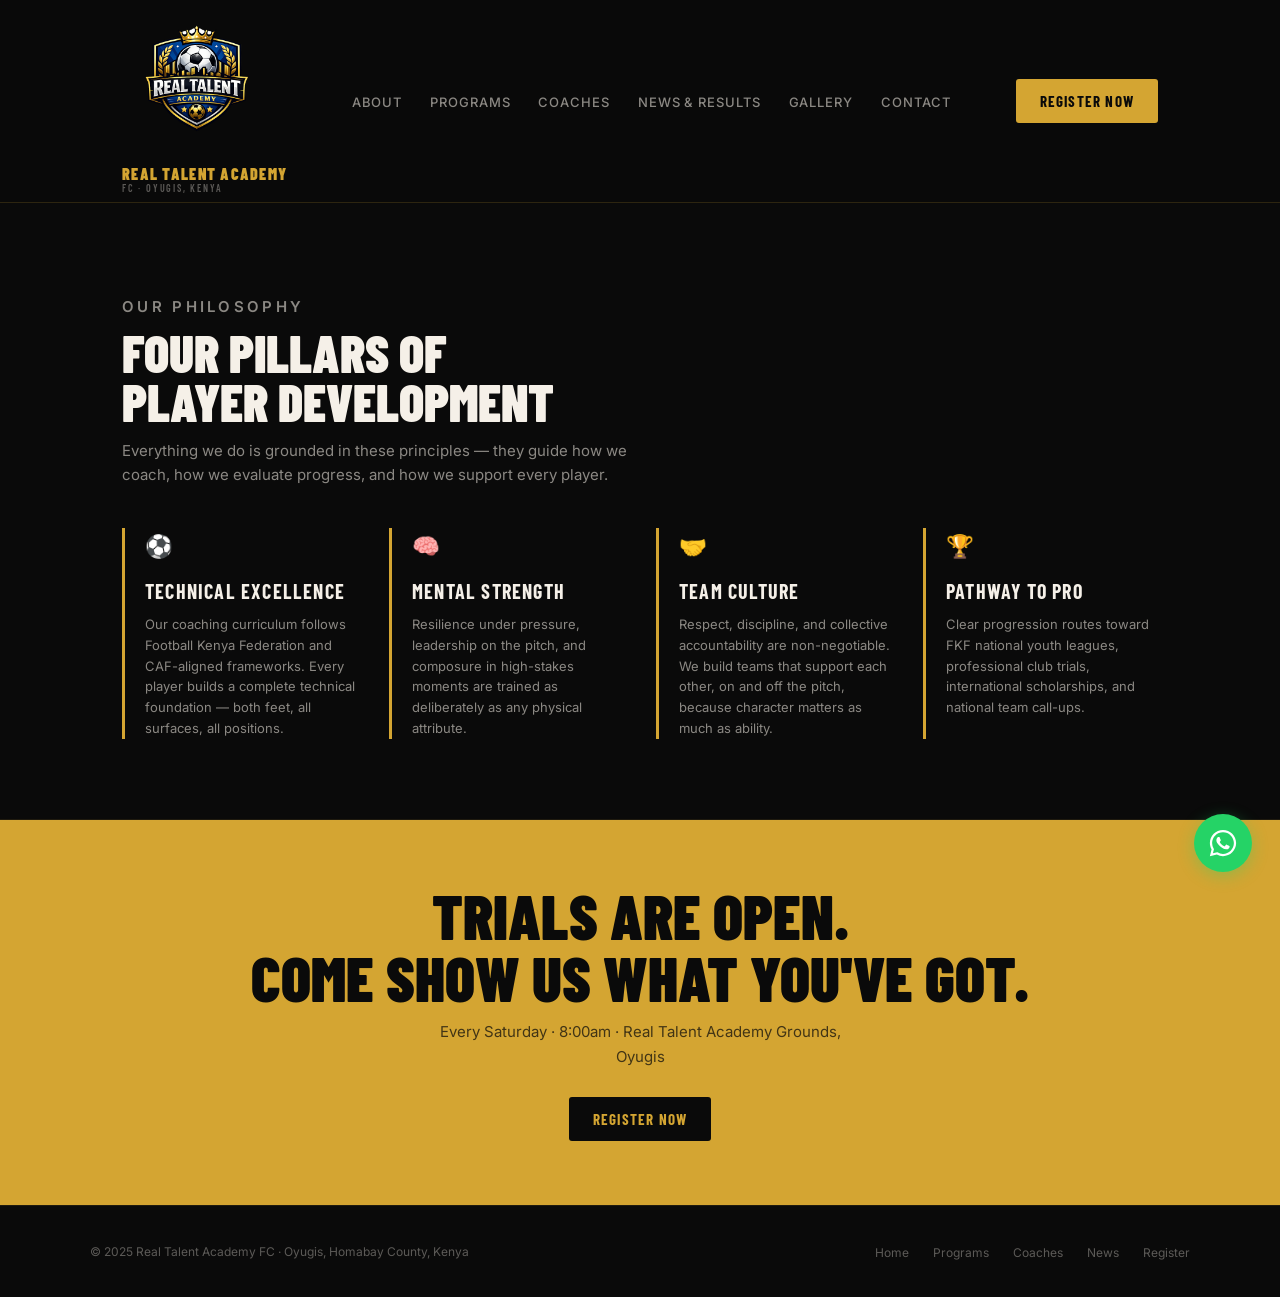
<file: philosophy.html>
<!DOCTYPE html>
<html lang="en">
<head>
  <meta charset="UTF-8" />
  <meta name="viewport" content="width=device-width, initial-scale=1.0" />
  <title>Philosophy — Real Talent Academy FC</title>
  <link rel="icon" href="images/ClubLogo.png" type="image/png" />
  <link href="https://fonts.googleapis.com/css2?family=Barlow+Condensed:wght@700;900&family=Inter:wght@400;500;600&display=swap" rel="stylesheet" />
  <link rel="stylesheet" href="styles.css" />
</head>
<body>

<!-- MOBILE MENU -->
<div id="mobile-menu" role="dialog" aria-label="Navigation menu">
  <button id="mobile-close" aria-label="Close menu">✕</button>
  <a href="index.html">Home</a>
  <a href="about.html">About</a>
  <a href="programs.html">Programs</a>
  <a href="coaches.html">Coaches</a>
  <a href="news.html">News &amp; Results</a>
  <a href="gallery.html">Gallery</a>
  <a href="contact.html">Contact</a>
  <a href="register.html" style="color:var(--gold)">Register</a>
</div>

<!-- NAV -->
<nav aria-label="Main navigation">
  <div class="nav-inner">
    <a href="index.html" class="logo" aria-label="Real Talent Academy home">
      <img src="images/ClubLogo.png" alt="Real Talent Academy" class="logo-img" />
      <div class="logo-text">
        Real Talent Academy
        <small>FC · Oyugis, Kenya</small>
      </div>
    </a>

    <ul class="nav-links">
      <li><a href="about.html">About</a></li>
      <li><a href="programs.html">Programs</a></li>
      <li><a href="coaches.html">Coaches</a></li>
      <li><a href="news.html">News &amp; Results</a></li>
      <li><a href="gallery.html">Gallery</a></li>
      <li><a href="contact.html">Contact</a></li>
    </ul>

    <a href="register.html" class="btn nav-cta">Register Now</a>

    <button class="nav-hamburger" id="hamburger" aria-label="Open menu" aria-expanded="false">
      <span></span><span></span><span></span>
    </button>
  </div>
</nav>

<!-- PHILOSOPHY -->
<section id="philosophy">
  <div class="section-wrap">
    <p class="eyebrow">Our Philosophy</p>
    <h2 class="display">Four Pillars of<br>Player Development</h2>
    <p>
      Everything we do is grounded in these principles — they guide how we coach, how we evaluate progress, and how we support every player.
    </p>
    <div class="pillars-grid">
      <div class="pillar">
        <div class="pillar-icon">⚽</div>
        <div class="pillar-title">Technical Excellence</div>
        <div class="pillar-text">Our coaching curriculum follows Football Kenya Federation and CAF-aligned frameworks. Every player builds a complete technical foundation — both feet, all surfaces, all positions.</div>
      </div>
      <div class="pillar">
        <div class="pillar-icon">🧠</div>
        <div class="pillar-title">Mental Strength</div>
        <div class="pillar-text">Resilience under pressure, leadership on the pitch, and composure in high-stakes moments are trained as deliberately as any physical attribute.</div>
      </div>
      <div class="pillar">
        <div class="pillar-icon">🤝</div>
        <div class="pillar-title">Team Culture</div>
        <div class="pillar-text">Respect, discipline, and collective accountability are non-negotiable. We build teams that support each other, on and off the pitch, because character matters as much as ability.</div>
      </div>
      <div class="pillar">
        <div class="pillar-icon">🏆</div>
        <div class="pillar-title">Pathway to Pro</div>
        <div class="pillar-text">Clear progression routes toward FKF national youth leagues, professional club trials, international scholarships, and national team call-ups.</div>
      </div>
    </div>
  </div>
</section>

<div class="divider"></div>

<!-- CTA BANNER -->
<div class="cta-banner">
  <h2>Trials Are Open.<br>Come Show Us What You've Got.</h2>
  <p>Every Saturday · 8:00am · Real Talent Academy Grounds, Oyugis</p>
  <a href="register.html" class="btn btn-dark">Register Now</a>
</div>

<!-- FOOTER -->
<footer>
  <div class="footer-inner">
    <span class="footer-copy">© 2025 Real Talent Academy FC · Oyugis, Homabay County, Kenya</span>
    <ul class="footer-links">
      <li><a href="index.html">Home</a></li>
      <li><a href="programs.html">Programs</a></li>
      <li><a href="coaches.html">Coaches</a></li>
      <li><a href="news.html">News</a></li>
      <li><a href="register.html">Register</a></li>
    </ul>
  </div>
</footer>

<!-- WHATSAPP FLOATING BUTTON -->
<a id="wa-btn"
   href="https://wa.me/254700000000?text=Hello%2C%20I%20would%20like%20to%20know%20more%20about%20Real%20Talent%20Academy."
   target="_blank"
   rel="noopener noreferrer"
   aria-label="Chat with us on WhatsApp">
  <svg viewBox="0 0 32 32" xmlns="http://www.w3.org/2000/svg" aria-hidden="true">
    <path d="M16 2C8.268 2 2 8.268 2 16c0 2.47.668 4.785 1.832 6.773L2 30l7.418-1.797A13.94 13.94 0 0 0 16 30c7.732 0 14-6.268 14-14S23.732 2 16 2zm0 25.6a11.57 11.57 0 0 1-5.898-1.614l-.422-.252-4.402 1.066 1.098-4.284-.276-.44A11.56 11.56 0 0 1 4.4 16C4.4 9.59 9.59 4.4 16 4.4S27.6 9.59 27.6 16 22.41 27.6 16 27.6zm6.34-8.66c-.348-.174-2.06-1.016-2.38-1.132-.318-.116-.55-.174-.78.174-.232.348-.898 1.132-1.1 1.364-.202.232-.404.26-.752.086-.348-.174-1.47-.542-2.8-1.728-1.034-.924-1.732-2.064-1.936-2.412-.202-.348-.022-.536.152-.708.156-.156.348-.406.522-.608.174-.202.232-.348.348-.58.116-.232.058-.434-.028-.608-.086-.174-.78-1.88-1.07-2.574-.282-.676-.568-.584-.78-.594l-.664-.012c-.232 0-.608.086-.926.434-.318.348-1.214 1.186-1.214 2.892 0 1.706 1.242 3.354 1.416 3.586.174.232 2.444 3.732 5.922 5.234.828.358 1.474.572 1.978.732.832.264 1.588.226 2.186.138.666-.1 2.06-.842 2.35-1.656.29-.814.29-1.512.202-1.656-.086-.144-.318-.232-.666-.406z"/>
  </svg>
</a>
<div id="wa-tooltip">Chat on WhatsApp</div>

<script src="main.js"></script>
</body>
</html>
</file>
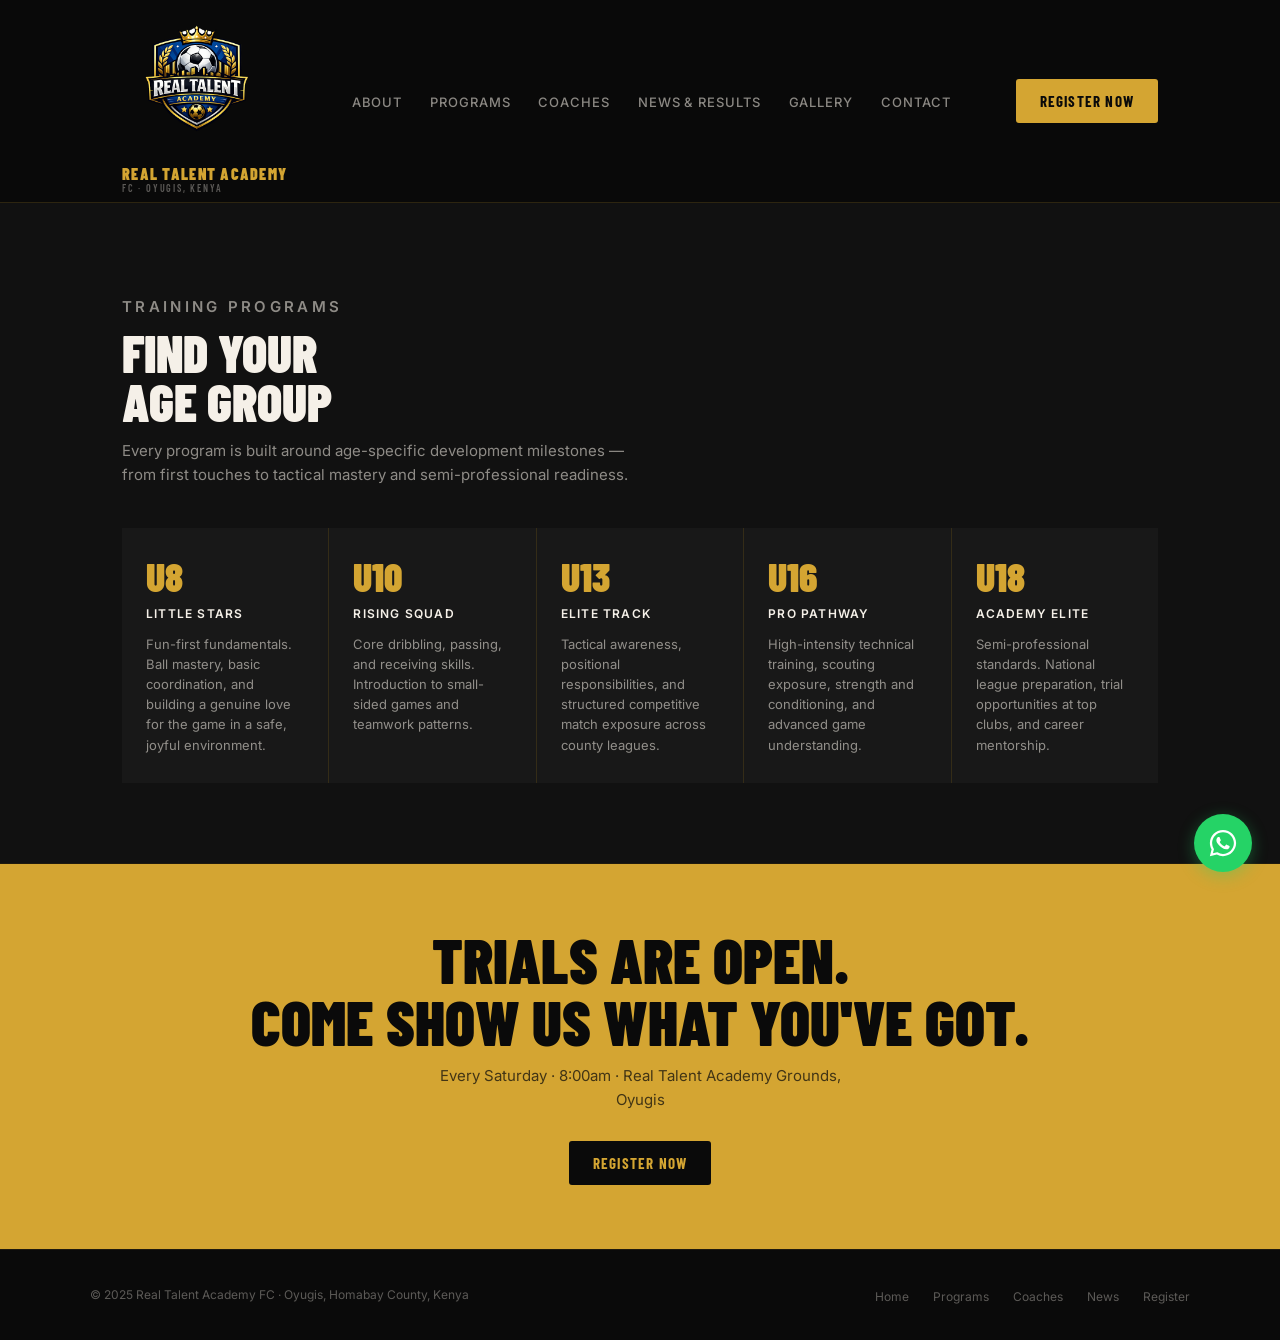
<file: programs.html>
<!DOCTYPE html>
<html lang="en">
<head>
  <meta charset="UTF-8" />
  <meta name="viewport" content="width=device-width, initial-scale=1.0" />
  <title>Programs — Real Talent Academy FC</title>
  <link rel="icon" href="images/ClubLogo.png" type="image/png" />
  <link href="https://fonts.googleapis.com/css2?family=Barlow+Condensed:wght@700;900&family=Inter:wght@400;500;600&display=swap" rel="stylesheet" />
  <link rel="stylesheet" href="styles.css" />
</head>
<body>

<!-- MOBILE MENU -->
<div id="mobile-menu" role="dialog" aria-label="Navigation menu">
  <button id="mobile-close" aria-label="Close menu">✕</button>
  <a href="index.html">Home</a>
  <a href="about.html">About</a>
  <a href="programs.html">Programs</a>
  <a href="coaches.html">Coaches</a>
  <a href="news.html">News &amp; Results</a>
  <a href="gallery.html">Gallery</a>
  <a href="contact.html">Contact</a>
  <a href="register.html" style="color:var(--gold)">Register</a>
</div>

<!-- NAV -->
<nav aria-label="Main navigation">
  <div class="nav-inner">
    <a href="index.html" class="logo" aria-label="Real Talent Academy home">
      <img src="images/ClubLogo.png" alt="Real Talent Academy" class="logo-img" />
      <div class="logo-text">
        Real Talent Academy
        <small>FC · Oyugis, Kenya</small>
      </div>
    </a>

    <ul class="nav-links">
      <li><a href="about.html">About</a></li>
      <li><a href="programs.html">Programs</a></li>
      <li><a href="coaches.html">Coaches</a></li>
      <li><a href="news.html">News &amp; Results</a></li>
      <li><a href="gallery.html">Gallery</a></li>
      <li><a href="contact.html">Contact</a></li>
    </ul>

    <a href="register.html" class="btn nav-cta">Register Now</a>

    <button class="nav-hamburger" id="hamburger" aria-label="Open menu" aria-expanded="false">
      <span></span><span></span><span></span>
    </button>
  </div>
</nav>

<!-- PROGRAMS -->
<section id="programs">
  <div class="section-wrap">
    <div class="programs-header">
      <p class="eyebrow">Training Programs</p>
      <h2 class="display">Find Your<br>Age Group</h2>
      <p>
        Every program is built around age-specific development milestones — from first touches to tactical mastery and semi-professional readiness.
      </p>
    </div>
    <div class="programs-grid" role="list">
      <div class="program-card" role="listitem">
        <div class="program-age">U8</div>
        <div class="program-name">Little Stars</div>
        <div class="program-desc">Fun-first fundamentals. Ball mastery, basic coordination, and building a genuine love for the game in a safe, joyful environment.</div>
      </div>
      <div class="program-card" role="listitem">
        <div class="program-age">U10</div>
        <div class="program-name">Rising Squad</div>
        <div class="program-desc">Core dribbling, passing, and receiving skills. Introduction to small-sided games and teamwork patterns.</div>
      </div>
      <div class="program-card" role="listitem">
        <div class="program-age">U13</div>
        <div class="program-name">Elite Track</div>
        <div class="program-desc">Tactical awareness, positional responsibilities, and structured competitive match exposure across county leagues.</div>
      </div>
      <div class="program-card" role="listitem">
        <div class="program-age">U16</div>
        <div class="program-name">Pro Pathway</div>
        <div class="program-desc">High-intensity technical training, scouting exposure, strength and conditioning, and advanced game understanding.</div>
      </div>
      <div class="program-card" role="listitem">
        <div class="program-age">U18</div>
        <div class="program-name">Academy Elite</div>
        <div class="program-desc">Semi-professional standards. National league preparation, trial opportunities at top clubs, and career mentorship.</div>
      </div>
    </div>
  </div>
</section>

<div class="divider"></div>

<!-- CTA BANNER -->
<div class="cta-banner">
  <h2>Trials Are Open.<br>Come Show Us What You've Got.</h2>
  <p>Every Saturday · 8:00am · Real Talent Academy Grounds, Oyugis</p>
  <a href="register.html" class="btn btn-dark">Register Now</a>
</div>

<!-- FOOTER -->
<footer>
  <div class="footer-inner">
    <span class="footer-copy">© 2025 Real Talent Academy FC · Oyugis, Homabay County, Kenya</span>
    <ul class="footer-links">
      <li><a href="index.html">Home</a></li>
      <li><a href="programs.html">Programs</a></li>
      <li><a href="coaches.html">Coaches</a></li>
      <li><a href="news.html">News</a></li>
      <li><a href="register.html">Register</a></li>
    </ul>
  </div>
</footer>

<!-- WHATSAPP FLOATING BUTTON -->
<a id="wa-btn"
   href="https://wa.me/254700000000?text=Hello%2C%20I%20would%20like%20to%20know%20more%20about%20Real%20Talent%20Academy."
   target="_blank"
   rel="noopener noreferrer"
   aria-label="Chat with us on WhatsApp">
  <svg viewBox="0 0 32 32" xmlns="http://www.w3.org/2000/svg" aria-hidden="true">
    <path d="M16 2C8.268 2 2 8.268 2 16c0 2.47.668 4.785 1.832 6.773L2 30l7.418-1.797A13.94 13.94 0 0 0 16 30c7.732 0 14-6.268 14-14S23.732 2 16 2zm0 25.6a11.57 11.57 0 0 1-5.898-1.614l-.422-.252-4.402 1.066 1.098-4.284-.276-.44A11.56 11.56 0 0 1 4.4 16C4.4 9.59 9.59 4.4 16 4.4S27.6 9.59 27.6 16 22.41 27.6 16 27.6zm6.34-8.66c-.348-.174-2.06-1.016-2.38-1.132-.318-.116-.55-.174-.78.174-.232.348-.898 1.132-1.1 1.364-.202.232-.404.26-.752.086-.348-.174-1.47-.542-2.8-1.728-1.034-.924-1.732-2.064-1.936-2.412-.202-.348-.022-.536.152-.708.156-.156.348-.406.522-.608.174-.202.232-.348.348-.58.116-.232.058-.434-.028-.608-.086-.174-.78-1.88-1.07-2.574-.282-.676-.568-.584-.78-.594l-.664-.012c-.232 0-.608.086-.926.434-.318.348-1.214 1.186-1.214 2.892 0 1.706 1.242 3.354 1.416 3.586.174.232 2.444 3.732 5.922 5.234.828.358 1.474.572 1.978.732.832.264 1.588.226 2.186.138.666-.1 2.06-.842 2.35-1.656.29-.814.29-1.512.202-1.656-.086-.144-.318-.232-.666-.406z"/>
  </svg>
</a>
<div id="wa-tooltip">Chat on WhatsApp</div>

<script src="main.js"></script>
</body>
</html>
</file>
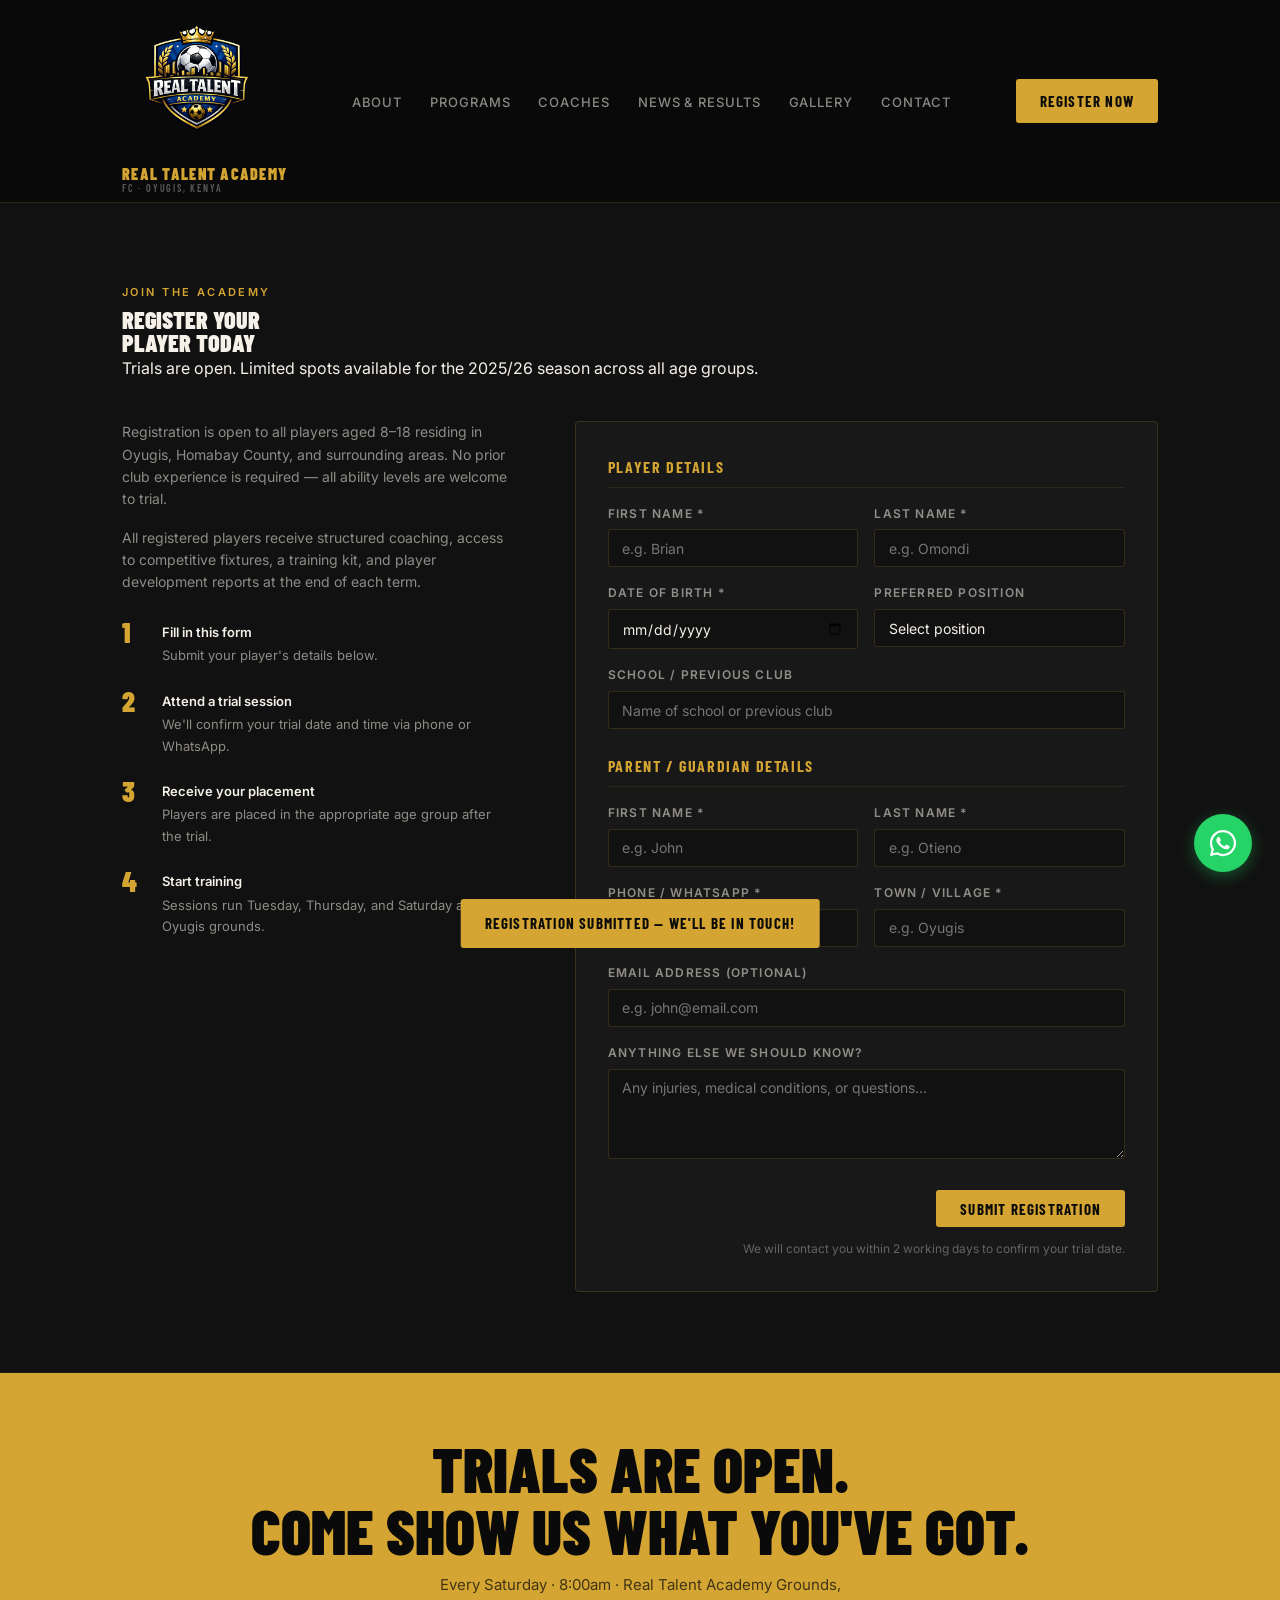
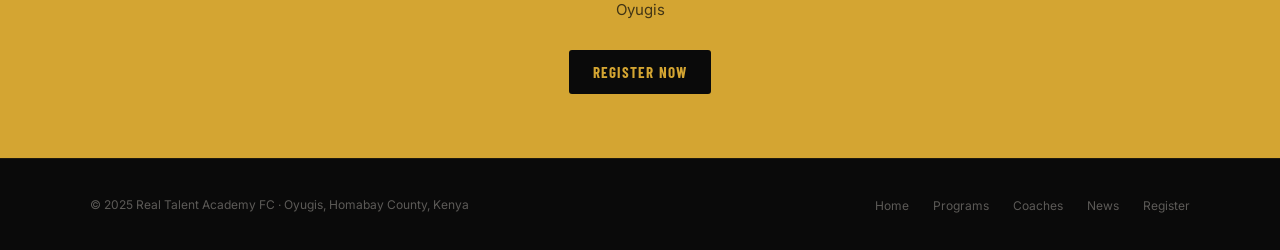
<file: register.html>
<!DOCTYPE html>
<html lang="en">
<head>
  <meta charset="UTF-8" />
  <meta name="viewport" content="width=device-width, initial-scale=1.0" />
  <title>Register — Real Talent Academy FC</title>
  <link rel="icon" href="images/ClubLogo.png" type="image/png" />
  <link href="https://fonts.googleapis.com/css2?family=Barlow+Condensed:wght@700;900&family=Inter:wght@400;500;600&display=swap" rel="stylesheet" />
  <link rel="stylesheet" href="styles.css" />
</head>
<body>

<!-- MOBILE MENU -->
<div id="mobile-menu" role="dialog" aria-label="Navigation menu">
  <button id="mobile-close" aria-label="Close menu">✕</button>
  <a href="index.html">Home</a>
  <a href="about.html">About</a>
  <a href="programs.html">Programs</a>
  <a href="coaches.html">Coaches</a>
  <a href="news.html">News &amp; Results</a>
  <a href="gallery.html">Gallery</a>
  <a href="contact.html">Contact</a>
  <a href="register.html" style="color:var(--gold)">Register</a>
</div>

<!-- NAV -->
<nav aria-label="Main navigation">
  <div class="nav-inner">
    <a href="index.html" class="logo" aria-label="Real Talent Academy home">
      <img src="images/ClubLogo.png" alt="Real Talent Academy" class="logo-img" />
      <div class="logo-text">
        Real Talent Academy
        <small>FC · Oyugis, Kenya</small>
      </div>
    </a>

    <ul class="nav-links">
      <li><a href="about.html">About</a></li>
      <li><a href="programs.html">Programs</a></li>
      <li><a href="coaches.html">Coaches</a></li>
      <li><a href="news.html">News &amp; Results</a></li>
      <li><a href="gallery.html">Gallery</a></li>
      <li><a href="contact.html">Contact</a></li>
    </ul>

    <a href="register.html" class="btn nav-cta">Register Now</a>

    <button class="nav-hamburger" id="hamburger" aria-label="Open menu" aria-expanded="false">
      <span></span><span></span><span></span>
    </button>
  </div>
</nav>

<!-- REGISTRATION -->
<section id="register">
  <div class="section-wrap">
    <p class="eyebrow">Join the Academy</p>
    <h2 class="display">Register Your<br>Player Today</h2>
    <p>
      Trials are open. Limited spots available for the 2025/26 season across all age groups.
    </p>

    <div class="register-layout">
      <div class="register-info">
        <p>
          Registration is open to all players aged 8–18 residing in Oyugis, Homabay County, and surrounding areas. No prior club experience is required — all ability levels are welcome to trial.
        </p>
        <p>
          All registered players receive structured coaching, access to competitive fixtures, a training kit, and player development reports at the end of each term.
        </p>

        <div class="register-steps">
          <div class="reg-step">
            <div class="reg-step-num">1</div>
            <div class="reg-step-text">
              <span class="reg-step-title">Fill in this form</span>
              Submit your player's details below.
            </div>
          </div>
          <div class="reg-step">
            <div class="reg-step-num">2</div>
            <div class="reg-step-text">
              <span class="reg-step-title">Attend a trial session</span>
              We'll confirm your trial date and time via phone or WhatsApp.
            </div>
          </div>
          <div class="reg-step">
            <div class="reg-step-num">3</div>
            <div class="reg-step-text">
              <span class="reg-step-title">Receive your placement</span>
              Players are placed in the appropriate age group after the trial.
            </div>
          </div>
          <div class="reg-step">
            <div class="reg-step-num">4</div>
            <div class="reg-step-text">
              <span class="reg-step-title">Start training</span>
              Sessions run Tuesday, Thursday, and Saturday at our Oyugis grounds.
            </div>
          </div>
        </div>
      </div>

      <div class="form-card">
        <form id="reg-form" novalidate>
          <div class="form-section-title">Player Details</div>
          <div class="form-row">
            <div class="form-group">
              <label for="player-first">First Name *</label>
              <input type="text" id="player-first" name="playerFirst" placeholder="e.g. Brian" required />
            </div>
            <div class="form-group">
              <label for="player-last">Last Name *</label>
              <input type="text" id="player-last" name="playerLast" placeholder="e.g. Omondi" required />
            </div>
          </div>
          <div class="form-row">
            <div class="form-group">
              <label for="player-dob">Date of Birth *</label>
              <input type="date" id="player-dob" name="playerDob" required />
            </div>
            <div class="form-group">
              <label for="player-position">Preferred Position</label>
              <select id="player-position" name="playerPosition">
                <option value="">Select position</option>
                <option>Goalkeeper</option>
                <option>Defender</option>
                <option>Midfielder</option>
                <option>Attacker</option>
                <option>Not sure yet</option>
              </select>
            </div>
          </div>
          <div class="form-group">
            <label for="player-school">School / Previous Club</label>
            <input type="text" id="player-school" name="playerSchool" placeholder="Name of school or previous club" />
          </div>

          <div class="form-section-title">Parent / Guardian Details</div>
          <div class="form-row">
            <div class="form-group">
              <label for="parent-first">First Name *</label>
              <input type="text" id="parent-first" name="parentFirst" placeholder="e.g. John" required />
            </div>
            <div class="form-group">
              <label for="parent-last">Last Name *</label>
              <input type="text" id="parent-last" name="parentLast" placeholder="e.g. Otieno" required />
            </div>
          </div>
          <div class="form-row">
            <div class="form-group">
              <label for="parent-phone">Phone / WhatsApp *</label>
              <input type="tel" id="parent-phone" name="parentPhone" placeholder="e.g. 0712 345 678" required />
            </div>
            <div class="form-group">
              <label for="parent-location">Town / Village *</label>
              <input type="text" id="parent-location" name="parentLocation" placeholder="e.g. Oyugis" required />
            </div>
          </div>
          <div class="form-group">
            <label for="parent-email">Email Address (optional)</label>
            <input type="email" id="parent-email" name="parentEmail" placeholder="e.g. john@email.com" />
          </div>
          <div class="form-group">
            <label for="message">Anything else we should know?</label>
            <textarea id="message" name="message" placeholder="Any injuries, medical conditions, or questions…"></textarea>
          </div>

          <div class="form-submit">
            <button type="submit" class="btn">Submit Registration</button>
            <p class="form-note">We will contact you within 2 working days to confirm your trial date.</p>
          </div>
        </form>
      </div>
    </div>
  </div>
</section>

<div class="divider"></div>

<!-- CTA BANNER -->
<div class="cta-banner">
  <h2>Trials Are Open.<br>Come Show Us What You've Got.</h2>
  <p>Every Saturday · 8:00am · Real Talent Academy Grounds, Oyugis</p>
  <a href="register.html" class="btn btn-dark">Register Now</a>
</div>

<!-- FOOTER -->
<footer>
  <div class="footer-inner">
    <span class="footer-copy">© 2025 Real Talent Academy FC · Oyugis, Homabay County, Kenya</span>
    <ul class="footer-links">
      <li><a href="index.html">Home</a></li>
      <li><a href="programs.html">Programs</a></li>
      <li><a href="coaches.html">Coaches</a></li>
      <li><a href="news.html">News</a></li>
      <li><a href="register.html">Register</a></li>
    </ul>
  </div>
</footer>

<!-- TOAST -->
<div id="toast" role="status" aria-live="polite">Registration submitted — we'll be in touch!</div>

<!-- WHATSAPP FLOATING BUTTON -->
<a id="wa-btn"
   href="https://wa.me/254700000000?text=Hello%2C%20I%20would%20like%20to%20know%20more%20about%20Real%20Talent%20Academy."
   target="_blank"
   rel="noopener noreferrer"
   aria-label="Chat with us on WhatsApp">
  <svg viewBox="0 0 32 32" xmlns="http://www.w3.org/2000/svg" aria-hidden="true">
    <path d="M16 2C8.268 2 2 8.268 2 16c0 2.47.668 4.785 1.832 6.773L2 30l7.418-1.797A13.94 13.94 0 0 0 16 30c7.732 0 14-6.268 14-14S23.732 2 16 2zm0 25.6a11.57 11.57 0 0 1-5.898-1.614l-.422-.252-4.402 1.066 1.098-4.284-.276-.44A11.56 11.56 0 0 1 4.4 16C4.4 9.59 9.59 4.4 16 4.4S27.6 9.59 27.6 16 22.41 27.6 16 27.6zm6.34-8.66c-.348-.174-2.06-1.016-2.38-1.132-.318-.116-.55-.174-.78.174-.232.348-.898 1.132-1.1 1.364-.202.232-.404.26-.752.086-.348-.174-1.47-.542-2.8-1.728-1.034-.924-1.732-2.064-1.936-2.412-.202-.348-.022-.536.152-.708.156-.156.348-.406.522-.608.174-.202.232-.348.348-.58.116-.232.058-.434-.028-.608-.086-.174-.78-1.88-1.07-2.574-.282-.676-.568-.584-.78-.594l-.664-.012c-.232 0-.608.086-.926.434-.318.348-1.214 1.186-1.214 2.892 0 1.706 1.242 3.354 1.416 3.586.174.232 2.444 3.732 5.922 5.234.828.358 1.474.572 1.978.732.832.264 1.588.226 2.186.138.666-.1 2.06-.842 2.35-1.656.29-.814.29-1.512.202-1.656-.086-.144-.318-.232-.666-.406z"/>
  </svg>
</a>
<div id="wa-tooltip">Chat on WhatsApp</div>

<script src="main.js"></script>
</body>
</html>
</file>
<file: styles.css>
*, *::before, *::after { box-sizing: border-box; margin: 0; padding: 0; }

:root {
  --gold: #D4A532;
  --gold-light: #E8C05A;
  --dark: #0A0A0A;
  --dark-2: #111111;
  --dark-3: #181818;
  --text: #F5F0E8;
  --text-muted: rgba(245,240,232,0.55);
  --text-dim: rgba(245,240,232,0.35);
  --border: rgba(212,165,50,0.18);
  --border-light: rgba(212,165,50,0.1);
}

[data-theme="light"] {
  --dark: #F5F5F5;
  --dark-2: #FFFFFF;
  --dark-3: #FFFFFF;
  --text: #1A1A1A;
  --text-muted: rgba(26,26,26,0.7);
  --text-dim: rgba(26,26,26,0.45);
  --border: rgba(0,0,0,0.1);
  --border-light: rgba(0,0,0,0.06);
}

[data-theme="light"] .gold {
  color: #8B6914;
}

[data-theme="light"] .hero-pitch {
  opacity: 0.03;
}

[data-theme="light"] .form-group input,
[data-theme="light"] .form-group select,
[data-theme="light"] .form-group textarea {
  background: #FFFFFF;
  border-color: rgba(0,0,0,0.15);
}

[data-theme="light"] .form-group input:focus,
[data-theme="light"] .form-group select:focus,
[data-theme="light"] .form-group textarea:focus {
  border-color: #8B6914;
}

[data-theme="light"] .form-group select option {
  background: #FFFFFF;
}

[data-theme="light"] .cta-banner {
  color: #1A1A1A;
}

[data-theme="light"] .cta-banner p {
  color: rgba(26,26,26,0.72);
}

[data-theme="light"] .tag-news {
  background: rgba(0,0,0,0.06);
  color: rgba(26,26,26,0.65);
}

[data-theme="light"] .btn-dark {
  background: #1A1A1A;
  color: #D4A532;
}

[data-theme="light"] .btn-dark:hover {
  background: #2a2a2a;
}

html { scroll-behavior: smooth; }

body {
  font-family: 'Inter', sans-serif;
  background: var(--dark);
  color: var(--text);
  line-height: 1.65;
}

/* UTILITIES */
.eyebrow {
  font-size: 11px;
  font-weight: 600;
  letter-spacing: 0.22em;
  text-transform: uppercase;
  color: var(--gold);
  margin-bottom: 0.5rem;
}

.display {
  font-family: 'Barlow Condensed', sans-serif;
  font-weight: 900;
  text-transform: uppercase;
  line-height: 0.95;
}

.section-wrap {
  max-width: 1100px;
  margin: 0 auto;
  padding: 5rem 2rem;
}

.divider { height: 1px; background: var(--border-light); }

/* NAV */
nav {
  position: sticky;
  top: 0;
  z-index: 999;
  background: rgba(10,10,10,0.96);
  border-bottom: 1px solid var(--border);
  backdrop-filter: blur(8px);
}

.nav-inner {
  max-width: 1100px;
  margin: 0 auto;
  padding: 0.5rem 2rem;
  display: flex;
  align-items: center;
  justify-content: space-between;
  gap: 1.5rem;
}

.logo {
  display: flexbox;
  align-items: center;
  gap: 8px;
  text-decoration:none;
}

.logo-img { width: 150px; height: 150px; object-fit:contain; }

.logo-text {
  font-family: 'Barlow Condensed', sans-serif;
  font-weight: 900;
  font-size: 16px;
  color: var(--gold);
  text-transform: uppercase;
  letter-spacing: 0.08em;
  line-height: 1.1;
}

.logo-text small {
  display: block;
  font-size: 10px;
  color: var(--text-dim);
  letter-spacing: 0.18em;
  font-weight: 600;
}

.nav-links {
  display: flex;
  gap: 1.75rem;
  list-style: none;
  white-space: nowrap;
}

.nav-right {
  display: flex;
  align-items: center;
  gap: 0.75rem;
  margin-left: auto;
  flex-shrink: 0;
}

.nav-links a {
  color: var(--text-muted);
  text-decoration: none;
  font-size: 13px;
  font-weight: 500;
  letter-spacing: 0.07em;
  text-transform: uppercase;
  transition: color 0.2s;
  white-space: nowrap;
}

.nav-links a:hover { color: var(--gold); }

.btn {
  display: inline-block;
  background: var(--gold);
  color: var(--dark);
  border: none;
  padding: 0.6rem 1.5rem;
  font-family: 'Barlow Condensed', sans-serif;
  font-weight: 700;
  font-size: 15px;
  letter-spacing: 0.08em;
  text-transform: uppercase;
  cursor: pointer;
  border-radius: 3px;
  text-decoration: none;
  transition: background 0.2s, transform 0.1s;
  white-space: nowrap;
}

.btn:hover { background: var(--gold-light); }
.btn:active { transform: scale(0.98); }

.btn-outline {
  background: transparent;
  color: var(--gold);
  border: 1.5px solid var(--gold);
}

.btn-outline:hover { background: var(--gold); color: var(--dark); }

.btn-dark {
  background: var(--dark);
  color: var(--gold);
  border: none;
}

.btn-dark:hover { background: #1a1400; }

.nav-hamburger {
  display: none;
  flex-direction: column;
  gap: 5px;
  cursor: pointer;
  padding: 4px;
  background: none;
  border: none;
}

.nav-hamburger span {
  display: block;
  width: 22px;
  height: 2px;
  background: var(--gold);
  border-radius: 2px;
}

/* THEME TOGGLE */
.theme-toggle {
  display: flex;
  align-items: center;
  gap: 6px;
  background: none;
  border: 1px solid var(--border);
  border-radius: 3px;
  padding: 5px 9px;
  cursor: pointer;
  color: var(--text-muted);
  font-size: 13px;
  font-weight: 500;
  letter-spacing: 0.05em;
  text-transform: uppercase;
  transition: color 0.2s, border-color 0.2s;
  flex-shrink: 0;
}

.theme-toggle:hover {
  color: var(--gold);
  border-color: var(--gold);
}

.theme-icon {
  font-size: 14px;
  line-height: 1;
}

.theme-label {
  line-height: 1;
}

.theme-toggle:hover {
  color: var(--gold);
  border-color: var(--gold);
}

.theme-icon {
  font-size: 14px;
  line-height: 1;
}

@media (max-width: 768px) {
  .theme-toggle {
    display: none;
  }
}

html[data-theme="light"] .hero-pitch {
  opacity: 0.03;
}

.nav-cta { display: inline-block; }

/* HERO */
#home {
  min-height: 90vh;
  display: flex;
  align-items: center;
  justify-content: center;
  text-align: center;
  padding: 5rem 2rem;
  position: relative;
  overflow: hidden;
}

.hero-pitch {
  position: absolute;
  inset: 0;
  opacity: 0.055;
  background-image:
    repeating-linear-gradient(0deg, transparent, transparent 58px, rgba(212,165,50,0.6) 58px, rgba(212,165,50,0.6) 59px),
    repeating-linear-gradient(90deg, transparent, transparent 58px, rgba(212,165,50,0.6) 58px, rgba(212,165,50,0.6) 59px);
}

.hero-circle {
  position: absolute;
  border-radius: 50%;
  border: 1px solid rgba(212,165,50,0.08);
}

.hero-circle-1 { width: 600px; height: 600px; top: 50%; left: 50%; transform: translate(-50%,-50%); }
.hero-circle-2 { width: 900px; height: 900px; top: 50%; left: 50%; transform: translate(-50%,-50%); }

.hero-content { position: relative; z-index: 2; max-width: 780px; }

.hero-title { font-size: clamp(52px, 9vw, 88px); margin-bottom: 1.25rem; }

.hero-title .gold { color: var(--gold); }

.hero-sub {
  font-size: 16px;
  color: var(--text-muted);
  max-width: 500px;
  margin: 0 auto 2.25rem;
}

.hero-ctas { display: flex; gap: 12px; justify-content: center; flex-wrap: wrap; }

/* STATS */
.stats-bar {
  display: grid;
  grid-template-columns: repeat(4, 1fr);
  border-top: 1px solid var(--border);
  border-bottom: 1px solid var(--border);
}

.stat {
  padding: 2rem 1.5rem;
  text-align: center;
  border-right: 1px solid var(--border-light);
}

.stat:last-child { border-right: none; }

.stat-num {
  font-family: 'Barlow Condensed', sans-serif;
  font-weight: 900;
  font-size: 44px;
  color: var(--gold);
  line-height: 1;
}

.stat-label {
  font-size: 11px;
  color: var(--text-dim);
  letter-spacing: 0.12em;
  text-transform: uppercase;
  margin-top: 4px;
}

/* ABOUT */
#about .about-grid {
  display: grid;
  grid-template-columns: 1fr 1fr;
  gap: 4rem;
  align-items: center;
}

#about .about-left h2 { font-size: clamp(34px, 5vw, 52px); margin-bottom: 1.5rem; }

#about .about-left p {
  color: var(--text-muted);
  font-size: 15px;
  margin-bottom: 1rem;
}

#about .about-right {
  display: grid;
  grid-template-columns: 1fr 1fr;
  gap: 1px;
  background: var(--border);
}

.about-fact {
  background: var(--dark-2);
  padding: 1.5rem;
}

.about-fact-label {
  font-size: 11px;
  color: var(--gold);
  text-transform: uppercase;
  letter-spacing: 0.15em;
  margin-bottom: 6px;
}

.about-fact-val {
  font-family: 'Barlow Condensed', sans-serif;
  font-weight: 700;
  font-size: 20px;
}

/* PROGRAMS */
#programs { background: var(--dark-2); }

.programs-header { margin-bottom: 2.5rem; }

.programs-header h2 { font-size: clamp(34px, 5vw, 52px); margin-bottom: 0.75rem; }

.programs-header p {
  color: var(--text-muted);
  font-size: 15px;
  max-width: 520px;
  margin-top: 0.75rem;
}

.programs-grid {
  display: grid;
  grid-template-columns: repeat(auto-fit, minmax(180px, 1fr));
  gap: 1px;
  background: var(--border);
}

.program-card {
  background: var(--dark-3);
  padding: 1.75rem 1.5rem;
  transition: background 0.2s;
}

.program-card:hover { background: #1e1e1e; }

.program-age {
  font-family: 'Barlow Condensed', sans-serif;
  font-weight: 900;
  font-size: 40px;
  color: var(--gold);
  line-height: 1;
}

.program-name {
  font-size: 12px;
  font-weight: 600;
  text-transform: uppercase;
  letter-spacing: 0.1em;
  margin: 8px 0 10px;
  color: var(--text);
}

.program-desc { font-size: 13px; color: var(--text-muted); line-height: 1.55; }

/* PHILOSOPHY */
#philosophy h2 { font-size: clamp(34px, 5vw, 52px); margin-bottom: 0.75rem; }

#philosophy p {
  color: var(--text-muted);
  font-size: 15px;
  max-width: 540px;
  margin-top: 0.75rem;
}

.pillars-grid {
  display: grid;
  grid-template-columns: repeat(auto-fit, minmax(230px, 1fr));
  gap: 2rem;
  margin-top: 2.5rem;
}

.pillar { border-left: 3px solid var(--gold); padding-left: 1.25rem; }

.pillar-icon { font-size: 1.4rem; margin-bottom: 10px; }

.pillar-title {
  font-family: 'Barlow Condensed', sans-serif;
  font-weight: 700;
  font-size: 20px;
  text-transform: uppercase;
  letter-spacing: 0.06em;
  margin-bottom: 6px;
}

.pillar-text { font-size: 13px; color: var(--text-muted); line-height: 1.6; }

/* COACHES */
#coaches { background: var(--dark-2); }

#coaches h2 { font-size: clamp(34px, 5vw, 52px); margin-bottom: 0.75rem; }

#coaches .section-wrap > p {
  color: var(--text-muted);
  font-size: 15px;
  max-width: 540px;
  margin-top: 0.75rem;
}

.coaches-grid {
  display: grid;
  grid-template-columns: repeat(auto-fit, minmax(220px, 1fr));
  gap: 1.5rem;
  margin-top: 2.5rem;
}

.coach-card {
  background: var(--dark-3);
  border: 1px solid var(--border-light);
  border-radius: 4px;
  overflow: hidden;
  transition: border-color 0.2s;
}

.coach-card:hover { border-color: var(--gold); }

.coach-avatar {
  width: 100%;
  height: 140px;
  background: linear-gradient(135deg, #1a1400 0%, #2a2000 100%);
  display: flex;
  align-items: center;
  justify-content: center;
}

.coach-initials {
  font-family: 'Barlow Condensed', sans-serif;
  font-weight: 900;
  font-size: 48px;
  color: var(--gold);
  opacity: 0.5;
}

.coach-info { padding: 1.25rem; }

.coach-name {
  font-family: 'Barlow Condensed', sans-serif;
  font-weight: 700;
  font-size: 20px;
  text-transform: uppercase;
  letter-spacing: 0.04em;
}

.coach-role {
  font-size: 11px;
  color: var(--gold);
  text-transform: uppercase;
  letter-spacing: 0.15em;
  margin: 4px 0 8px;
}

.coach-bio { font-size: 13px; color: var(--text-muted); line-height: 1.5; }

.coach-badge {
  display: inline-block;
  margin-top: 10px;
  background: rgba(212,165,50,0.12);
  color: var(--gold);
  font-size: 11px;
  font-weight: 600;
  padding: 3px 10px;
  border-radius: 2px;
  letter-spacing: 0.08em;
}

.coach-note {
  color: var(--text-dim);
  font-size: 13px;
  margin-top: 1.5rem;
}

/* NEWS */
#news h2 { font-size: clamp(34px, 5vw, 52px); margin-bottom: 0.75rem; }

.section-heading {
  font-family: 'Barlow Condensed', sans-serif;
  font-size: 18px;
  text-transform: uppercase;
  letter-spacing: 0.1em;
  color: var(--gold);
  margin-top: 2.5rem;
  margin-bottom: 1rem;
}

.news-grid {
  display: grid;
  grid-template-columns: repeat(auto-fit, minmax(280px, 1fr));
  gap: 1.5rem;
  margin-top: 2.5rem;
}

.news-card {
  background: var(--dark-2);
  border: 1px solid var(--border-light);
  border-radius: 4px;
  overflow: hidden;
  transition: border-color 0.2s;
}

.news-card:hover { border-color: rgba(212,165,50,0.4); }

.news-tag-bar {
  padding: 1rem 1.25rem 0;
  display: flex;
  align-items: center;
  gap: 8px;
}

.tag {
  display: inline-block;
  font-size: 10px;
  font-weight: 700;
  text-transform: uppercase;
  letter-spacing: 0.12em;
  padding: 3px 9px;
  border-radius: 2px;
}

.tag-result { background: rgba(212,165,50,0.15); color: var(--gold); }
.tag-news { background: rgba(245,240,232,0.08); color: var(--text-muted); }
.tag-trial { background: rgba(212,165,50,0.25); color: var(--gold); }

.news-date { font-size: 11px; color: var(--text-dim); margin-left: auto; }

.news-body { padding: 0.75rem 1.25rem 1.25rem; }

.news-title {
  font-family: 'Barlow Condensed', sans-serif;
  font-weight: 700;
  font-size: 19px;
  text-transform: uppercase;
  letter-spacing: 0.03em;
  line-height: 1.1;
  margin-bottom: 8px;
}

.news-excerpt { font-size: 13px; color: var(--text-muted); line-height: 1.55; }

/* MATCH RESULT CARD */
.match-card {
  background: var(--dark-2);
  border: 1px solid var(--border-light);
  border-radius: 4px;
  padding: 1.25rem;
}

.match-header {
  display: flex;
  justify-content: space-between;
  align-items: center;
  margin-bottom: 1rem;
}

.match-date { font-size: 11px; color: var(--text-dim); text-transform: uppercase; letter-spacing: 0.1em; }

.match-competition { font-size: 11px; color: var(--gold); text-transform: uppercase; letter-spacing: 0.1em; }

.match-score-row {
  display: flex;
  align-items: center;
  justify-content: space-between;
  gap: 1rem;
}

.match-team { font-size: 13px; font-weight: 600; text-align: center; flex: 1; }

.match-score {
  font-family: 'Barlow Condensed', sans-serif;
  font-weight: 900;
  font-size: 40px;
  color: var(--gold);
  line-height: 1;
  padding: 0 1rem;
  border-left: 1px solid var(--border);
  border-right: 1px solid var(--border);
  text-align: center;
  min-width: 90px;
}

.match-result-badge {
  display: inline-block;
  font-size: 10px;
  font-weight: 700;
  letter-spacing: 0.12em;
  text-transform: uppercase;
  padding: 3px 9px;
  border-radius: 2px;
  margin-top: 8px;
}

.badge-win { background: rgba(40,160,80,0.15); color: #5cd68a; }
.badge-loss { background: rgba(200,50,50,0.15); color: #f07070; }
.badge-draw { background: rgba(212,165,50,0.15); color: var(--gold); }

.results-grid {
  display: grid;
  grid-template-columns: repeat(auto-fit, minmax(270px, 1fr));
  gap: 1rem;
  margin-top: 2rem;
}

/* CONTACT */
#contact .contact-grid {
  display: grid;
  grid-template-columns: repeat(auto-fit, minmax(200px, 1fr));
  gap: 1.5rem;
  margin-top: 2.5rem;
}

#contact p.section-intro {
  color: var(--text-muted);
  font-size: 15px;
  max-width: 500px;
}

.contact-item {
  border-left: 3px solid var(--gold);
  padding-left: 1.25rem;
}

.contact-label {
  font-size: 11px;
  color: var(--gold);
  text-transform: uppercase;
  letter-spacing: 0.15em;
  margin-bottom: 4px;
}

.contact-val {
  font-size: 15px;
  font-weight: 500;
  color: var(--text);
}

.contact-val a { color: var(--text); text-decoration: none; }
.contact-val a:hover { color: var(--gold); }

/* MAP */
.map-wrap {
  margin-top: 2.5rem;
  border: 1px solid var(--border);
  border-radius: 4px;
  overflow: hidden;
}

.map-wrap iframe {
  width: 100%;
  height: 380px;
  display: block;
  border: none;
  filter: invert(90%) hue-rotate(180deg);
}

.map-cta {
  background: var(--dark-3);
  border-top: 1px solid var(--border-light);
  padding: 1rem 1.5rem;
  display: flex;
  align-items: center;
  justify-content: space-between;
  flex-wrap: wrap;
  gap: 1rem;
}

.map-address {
  font-size: 13px;
  color: var(--text-muted);
}

.map-address strong { color: var(--text); display: block; font-size: 14px; margin-bottom: 2px; }

.map-btn-sm {
  font-size: 13px;
  padding: 0.45rem 1.1rem;
}

/* GALLERY */
#gallery { background: var(--dark-2); }

#gallery h2 { font-size: clamp(34px, 5vw, 52px); margin-bottom: 0.75rem; }

#gallery p {
  color: var(--text-muted);
  font-size: 15px;
  max-width: 520px;
  margin-top: 0.75rem;
}

.gallery-filters {
  display: flex;
  gap: 8px;
  flex-wrap: wrap;
  margin: 1.5rem 0 2rem;
}

.gf-btn {
  background: transparent;
  border: 1px solid var(--border);
  color: var(--text-muted);
  font-family: 'Barlow Condensed', sans-serif;
  font-weight: 700;
  font-size: 13px;
  letter-spacing: 0.1em;
  text-transform: uppercase;
  padding: 0.4rem 1rem;
  border-radius: 3px;
  cursor: pointer;
  transition: all 0.2s;
}

.gf-btn:hover, .gf-btn.active {
  background: var(--gold);
  border-color: var(--gold);
  color: var(--dark);
}

.gallery-grid {
  display: grid;
  grid-template-columns: repeat(auto-fill, minmax(260px, 1fr));
  gap: 3px;
}

.gallery-item {
  position: relative;
  overflow: hidden;
  aspect-ratio: 4/3;
  cursor: pointer;
  background: var(--dark-3);
}

.gallery-item img {
  width: 100%;
  height: 100%;
  object-fit: cover;
  transition: transform 0.4s ease;
  display: block;
}

.gallery-item:hover img { transform: scale(1.06); }

.gallery-overlay {
  position: absolute;
  inset: 0;
  background: rgba(10,10,10,0);
  display: flex;
  flex-direction: column;
  justify-content: flex-end;
  padding: 1rem;
  transition: background 0.3s;
}

.gallery-item:hover .gallery-overlay { background: rgba(10,10,10,0.55); }

.gallery-caption {
  font-size: 12px;
  font-weight: 600;
  text-transform: uppercase;
  letter-spacing: 0.1em;
  color: var(--text);
  opacity: 0;
  transform: translateY(6px);
  transition: opacity 0.3s, transform 0.3s;
}

.gallery-item:hover .gallery-caption { opacity: 1; transform: translateY(0); }

.gallery-placeholder {
  width: 100%;
  height: 100%;
  display: flex;
  flex-direction: column;
  align-items: center;
  justify-content: center;
  gap: 8px;
  background: var(--dark-3);
  border: 1px solid var(--border-light);
}

.gallery-placeholder-icon { font-size: 28px; opacity: 0.2; }
.gallery-placeholder-text { font-size: 11px; color: var(--text-dim); text-transform: uppercase; letter-spacing: 0.1em; }

/* LIGHTBOX */
#lightbox {
  display: none;
  position: fixed;
  inset: 0;
  background: rgba(0,0,0,0.92);
  z-index: 9998;
  align-items: center;
  justify-content: center;
  padding: 2rem;
}

#lightbox.open { display: flex; }

#lightbox-img {
  max-width: 90vw;
  max-height: 85vh;
  object-fit: contain;
  border: 1px solid var(--border);
}

#lightbox-close {
  position: absolute;
  top: 1.25rem;
  right: 1.5rem;
  background: none;
  border: none;
  color: var(--gold);
  font-size: 30px;
  cursor: pointer;
  line-height: 1;
}

#lightbox-caption {
  position: absolute;
  bottom: 1.5rem;
  left: 50%;
  transform: translateX(-50%);
  font-size: 12px;
  color: var(--text-muted);
  text-transform: uppercase;
  letter-spacing: 0.12em;
  white-space: nowrap;
}

/* WHATSAPP BUTTON */
#wa-btn {
  position: fixed;
  bottom: 1.75rem;
  right: 1.75rem;
  z-index: 9990;
  width: 58px;
  height: 58px;
  background: #25D366;
  border-radius: 50%;
  display: flex;
  align-items: center;
  justify-content: center;
  box-shadow: 0 4px 16px rgba(37,211,102,0.35);
  text-decoration: none;
  transition: transform 0.2s, box-shadow 0.2s;
}

#wa-btn:hover {
  transform: scale(1.08);
  box-shadow: 0 6px 24px rgba(37,211,102,0.5);
}

#wa-btn svg { width: 30px; height: 30px; fill: #fff; }

#wa-tooltip {
  position: fixed;
  bottom: 2.35rem;
  right: 5.25rem;
  background: #111;
  color: var(--text);
  font-size: 13px;
  font-weight: 500;
  padding: 0.5rem 0.9rem;
  border-radius: 4px;
  border: 1px solid var(--border);
  white-space: nowrap;
  opacity: 0;
  pointer-events: none;
  transition: opacity 0.2s;
}

#wa-btn:hover + #wa-tooltip { opacity: 1; }

/* REGISTRATION */
#register { background: var(--dark-2); }

.register-layout {
  display: grid;
  grid-template-columns: 1fr 1.5fr;
  gap: 4rem;
  align-items: start;
  margin-top: 2.5rem;
}

.register-info p {
  font-size: 14px;
  color: var(--text-muted);
  margin-bottom: 1rem;
  line-height: 1.6;
}

.register-steps { margin-top: 1.5rem; }

.reg-step {
  display: flex;
  gap: 12px;
  margin-bottom: 1.25rem;
  align-items: flex-start;
}

.reg-step-num {
  font-family: 'Barlow Condensed', sans-serif;
  font-weight: 900;
  font-size: 28px;
  color: var(--gold);
  line-height: 1;
  min-width: 28px;
}

.reg-step-text { font-size: 13px; color: var(--text-muted); padding-top: 4px; }

.reg-step-title { font-weight: 600; color: var(--text); display: block; margin-bottom: 2px; }

/* FORM */
.form-card {
  background: var(--dark-3);
  border: 1px solid var(--border);
  border-radius: 4px;
  padding: 2rem;
}

.form-section-title {
  font-family: 'Barlow Condensed', sans-serif;
  font-weight: 700;
  font-size: 16px;
  text-transform: uppercase;
  letter-spacing: 0.1em;
  color: var(--gold);
  margin: 1.5rem 0 1rem;
  padding-bottom: 6px;
  border-bottom: 1px solid var(--border-light);
}

.form-section-title:first-child { margin-top: 0; }

.form-row {
  display: grid;
  grid-template-columns: 1fr 1fr;
  gap: 1rem;
}

.form-group {
  margin-bottom: 1rem;
}

.form-group label {
  display: block;
  font-size: 12px;
  font-weight: 600;
  text-transform: uppercase;
  letter-spacing: 0.1em;
  color: var(--text-muted);
  margin-bottom: 6px;
}

.form-group input,
.form-group select,
.form-group textarea {
  width: 100%;
  background: var(--dark-2);
  border: 1px solid var(--border);
  color: var(--text);
  font-family: 'Inter', sans-serif;
  font-size: 14px;
  padding: 0.6rem 0.85rem;
  border-radius: 3px;
  outline: none;
  transition: border-color 0.2s;
  appearance: none;
}

.form-group input:focus,
.form-group select:focus,
.form-group textarea:focus {
  border-color: var(--gold);
}

.form-group textarea { resize: vertical; min-height: 90px; }

.form-group select option { background: #111; }

.form-submit {
  margin-top: 1.5rem;
  text-align: right;
}

.form-note {
  font-size: 12px;
  color: var(--text-dim);
  margin-top: 0.75rem;
}

/* CTA BANNER */
.cta-banner {
  background: var(--gold);
  color: var(--dark);
  padding: 4rem 2rem;
  text-align: center;
}

.cta-banner h2 {
  font-size: clamp(38px, 6vw, 62px);
  font-family: 'Barlow Condensed', sans-serif;
  font-weight: 900;
  text-transform: uppercase;
  line-height: 1;
  margin-bottom: 0.75rem;
}

.cta-banner p {
  font-size: 15px;
  opacity: 0.72;
  margin-bottom: 1.75rem;
  max-width: 440px;
  margin-left: auto;
  margin-right: auto;
}

/* FOOTER */
footer {
  border-top: 1px solid var(--border-light);
  padding: 2rem;
}

.footer-inner {
  max-width: 1100px;
  margin: 0 auto;
  display: flex;
  align-items: center;
  justify-content: space-between;
  flex-wrap: wrap;
  gap: 1rem;
}

.footer-copy { font-size: 12px; color: var(--text-dim); }

.footer-links { display: flex; gap: 1.5rem; list-style: none; }

.footer-links a {
  color: var(--text-dim);
  text-decoration: none;
  font-size: 12px;
  transition: color 0.2s;
}

.footer-links a:hover { color: var(--gold); }

/* MOBILE MENU */
#mobile-menu {
  display: none;
  position: fixed;
  inset: 0;
  background: rgba(10,10,10,0.97);
  z-index: 998;
  flex-direction: column;
  align-items: center;
  justify-content: center;
  gap: 2rem;
}

#mobile-menu.open { display: flex; }

#mobile-menu a {
  font-family: 'Barlow Condensed', sans-serif;
  font-weight: 700;
  font-size: 32px;
  text-transform: uppercase;
  letter-spacing: 0.08em;
  color: var(--text);
  text-decoration: none;
  transition: color 0.2s;
}

#mobile-menu a:hover { color: var(--gold); }

#mobile-close {
  position: absolute;
  top: 1.25rem;
  right: 1.5rem;
  background: none;
  border: none;
  color: var(--gold);
  font-size: 28px;
  cursor: pointer;
}

/* TOAST */
#toast {
  position: fixed;
  bottom: 2rem;
  left: 50%;
  transform: translateX(-50%) translateY(80px);
  background: var(--gold);
  color: var(--dark);
  padding: 0.75rem 1.5rem;
  border-radius: 3px;
  font-family: 'Barlow Condensed', sans-serif;
  font-weight: 700;
  font-size: 15px;
  letter-spacing: 0.08em;
  text-transform: uppercase;
  transition: transform 0.3s ease;
  z-index: 9999;
}

#toast.show { transform: translateX(-50%) translateY(0); }

/* RESPONSIVE */
@media (max-width: 768px) {
  .nav-links, .nav-cta { display: none; }
  .nav-hamburger { display: flex; }
  .stats-bar { grid-template-columns: 1fr 1fr; }
  .stat { border-right: none; border-bottom: 1px solid var(--border-light); }
  #about .about-grid { grid-template-columns: 1fr; gap: 2.5rem; }
  .register-layout { grid-template-columns: 1fr; gap: 2rem; }
  .form-row { grid-template-columns: 1fr; }
  .section-wrap { padding: 3.5rem 1.25rem; }
  .nav-inner { padding: 0.75rem 1.25rem; }
}

@media (max-width: 480px) {
  .stats-bar { grid-template-columns: 1fr; }
  .programs-grid { grid-template-columns: 1fr 1fr; }
}
</file>
